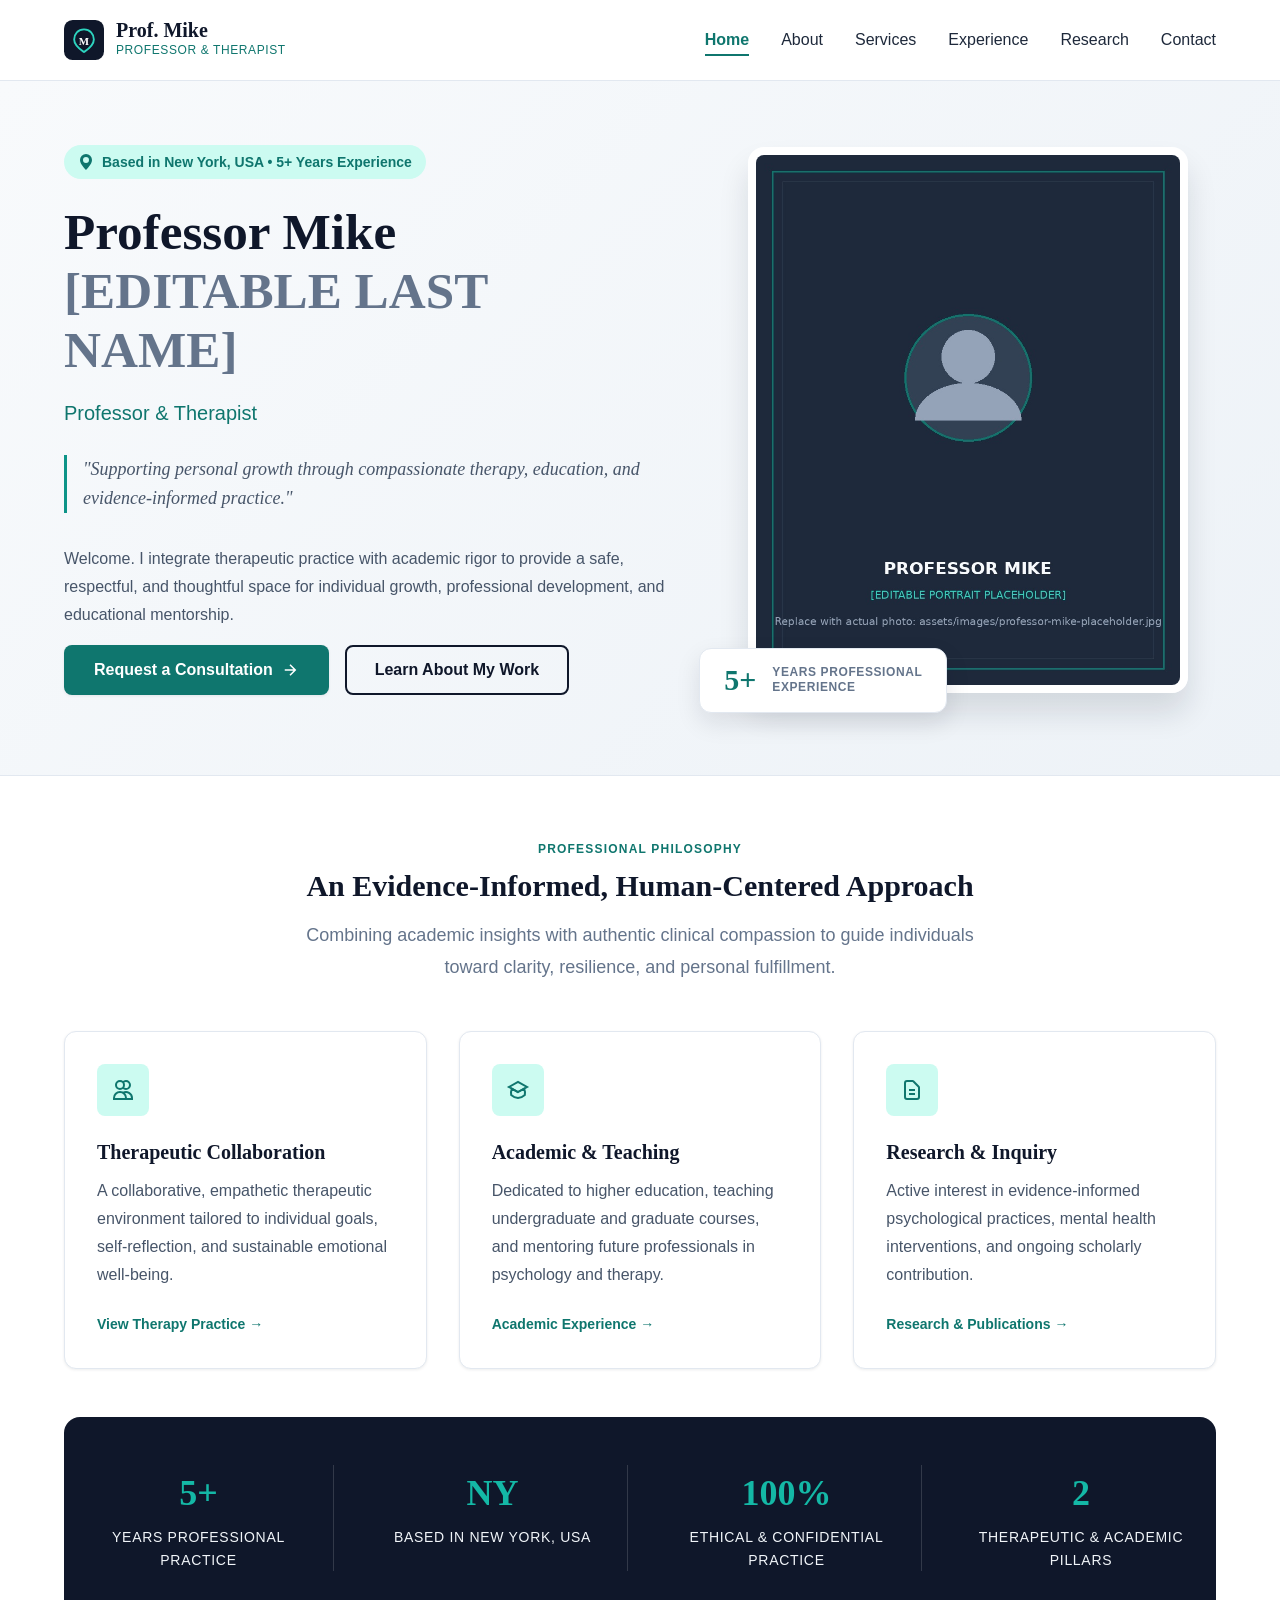
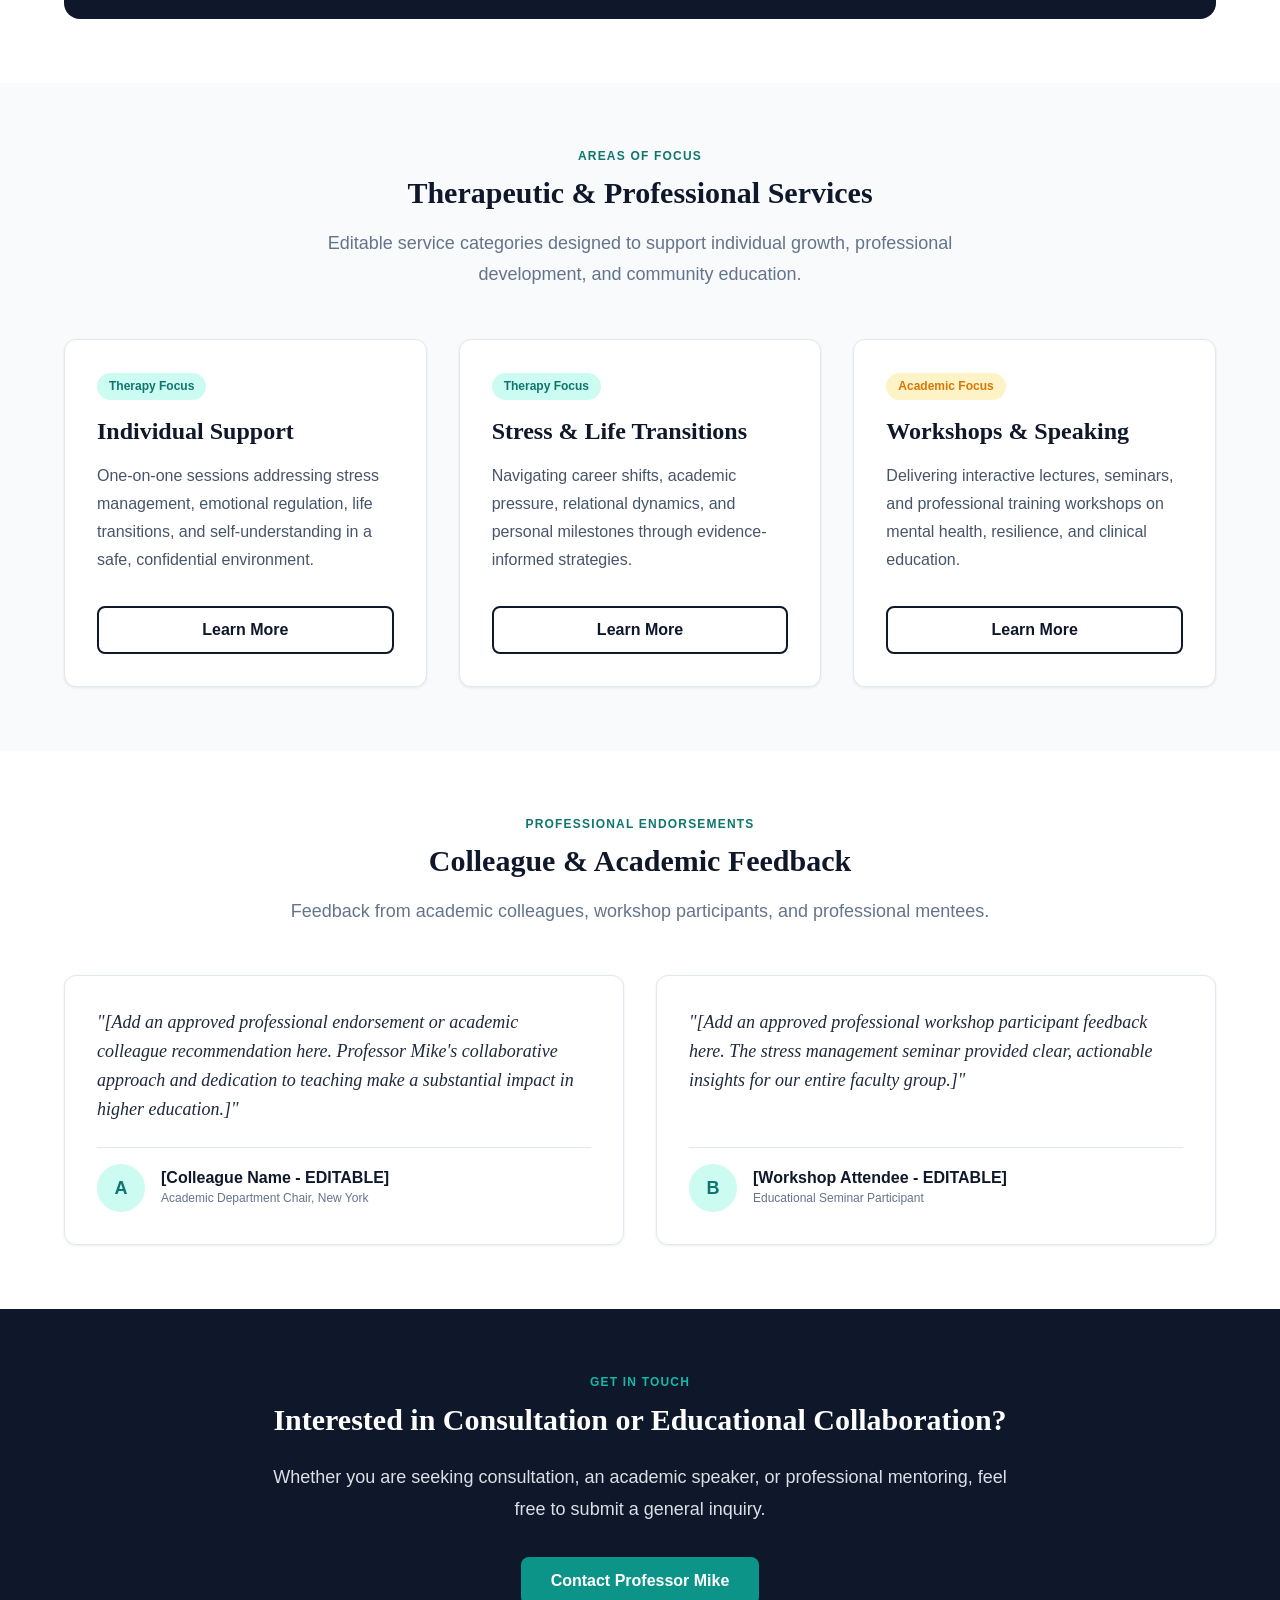
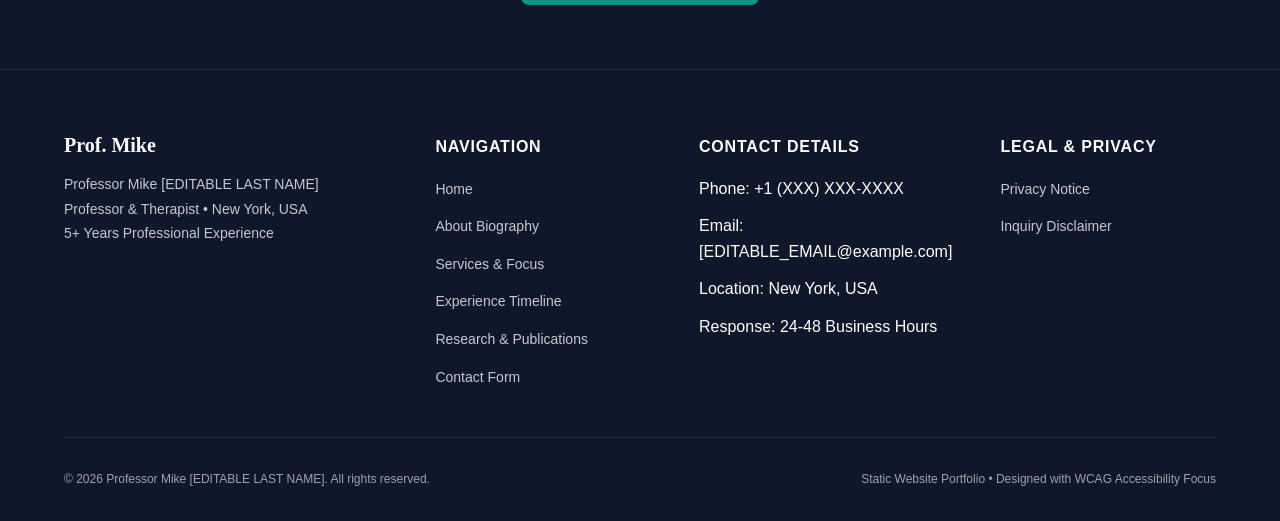
<file: index.html>
<!DOCTYPE html>
<html lang="en">
<head>
  <!--
    ==========================================================================
    PROFESSOR MIKE PORTFOLIO WEBSITE - INDEX.HTML (HOMEPAGE)

    EDITABLE NOTICE FOR WEBSITE OWNER:
    - Replace "Professor Mike [EDITABLE LAST NAME]" with your full name.
    - Replace placeholder text, phone numbers (+1 (XXX) XXX-XXXX), email addresses
      ([EDITABLE_EMAIL@example.com]), and Formspree ID.
    ==========================================================================
  -->
  <meta charset="UTF-8">
  <meta name="viewport" content="width=device-width, initial-scale=1.0">
  <title>Professor Mike [EDITABLE LAST NAME] | Professor & Therapist in New York</title>

  <!-- SEO Meta Tags -->
  <meta name="description" content="Portfolio and professional practice of Professor Mike, therapist and academic in New York, USA, offering evidence-informed therapy, mentoring, and educational workshops.">
  <meta name="author" content="Professor Mike [EDITABLE LAST NAME]">
  <link rel="canonical" href="https://example.com/index.html">

  <!-- Open Graph / Social Media -->
  <meta property="og:type" content="website">
  <meta property="og:title" content="Professor Mike [EDITABLE LAST NAME] | Professor & Therapist">
  <meta property="og:description" content="Supporting personal growth through compassionate therapy, education, and evidence-informed practice. Based in New York, USA.">
  <meta property="og:image" content="assets/images/professor-mike-placeholder.jpg">
  <meta property="og:url" content="https://example.com/index.html">

  <!-- Twitter / X Cards -->
  <meta name="twitter:card" content="summary_large_image">
  <meta name="twitter:title" content="Professor Mike [EDITABLE LAST NAME] | Professor & Therapist">
  <meta name="twitter:description" content="Supporting personal growth through compassionate therapy, education, and evidence-informed practice.">
  <meta name="twitter:image" content="assets/images/professor-mike-placeholder.jpg">

  <!-- Favicon -->
  <link rel="icon" href="assets/images/favicon.svg" type="image/svg+xml">

  <!-- Main Stylesheet -->
  <link rel="stylesheet" href="assets/css/style.css">
</head>
<body>

  <!-- Skip to Main Content Link for WCAG Accessibility -->
  <a href="#main-content" class="skip-link">Skip to main content</a>

  <!-- SITE HEADER / NAVIGATION -->
  <header class="site-header" id="site-header">
    <div class="container header-container">
      <a href="index.html" class="brand-logo" aria-label="Professor Mike Homepage">
        <svg xmlns="http://www.w3.org/2000/svg" viewBox="0 0 512 512" aria-hidden="true">
          <rect width="512" height="512" rx="110" fill="#0f172a" />
          <path d="M256 120 C180 120 130 180 130 250 C130 330 210 380 256 410 C302 380 382 330 382 250 C382 180 332 120 256 120 Z" fill="none" stroke="#2dd4bf" stroke-width="24" stroke-linecap="round" stroke-linejoin="round"/>
          <text x="256" y="275" font-family="Georgia, serif" font-size="140" font-weight="bold" fill="#ffffff" text-anchor="middle" dominant-baseline="central">M</text>
        </svg>
        <div>
          <div class="brand-title">Prof. Mike</div>
          <div class="brand-subtitle">Professor & Therapist</div>
        </div>
      </a>

      <!-- Mobile Navigation Hamburger Button -->
      <button class="mobile-nav-toggle" aria-expanded="false" aria-controls="primary-navigation" aria-label="Open navigation menu">
        <span></span>
      </button>

      <!-- Navigation Menu -->
      <nav id="primary-navigation" aria-label="Primary Navigation">
        <ul class="nav-menu">
          <li><a href="index.html" class="nav-link active" aria-current="page">Home</a></li>
          <li><a href="about.html" class="nav-link">About</a></li>
          <li><a href="services.html" class="nav-link">Services</a></li>
          <li><a href="experience.html" class="nav-link">Experience</a></li>
          <li><a href="research.html" class="nav-link">Research</a></li>
          <li><a href="contact.html" class="nav-link">Contact</a></li>
        </ul>
      </nav>
    </div>
  </header>

  <!-- MAIN CONTENT AREA -->
  <main id="main-content">

    <!-- HERO SECTION -->
    <section class="hero" aria-labelledby="hero-heading">
      <div class="container hero-grid">
        <div class="hero-content">
          <span class="hero-tag">
            <svg width="16" height="16" fill="currentColor" viewBox="0 0 16 16" aria-hidden="true">
              <path d="M8 16s6-5.686 6-10A6 6 0 0 0 2 6c0 4.314 6 10 6 10zm0-7a3 3 0 1 1 0-6 3 3 0 0 1 0 6z"/>
            </svg>
            Based in New York, USA &bull; 5+ Years Experience
          </span>
          <h1 id="hero-heading" class="hero-title">Professor Mike <span class="text-muted">[EDITABLE LAST NAME]</span></h1>
          <p class="hero-subtitle">Professor & Therapist</p>
          <blockquote class="hero-quote">
            "Supporting personal growth through compassionate therapy, education, and evidence-informed practice."
          </blockquote>
          <p>
            Welcome. I integrate therapeutic practice with academic rigor to provide a safe, respectful, and thoughtful space for individual growth, professional development, and educational mentorship.
          </p>
          <div class="hero-actions">
            <a href="contact.html" class="btn btn-primary">
              Request a Consultation
              <svg width="18" height="18" fill="none" stroke="currentColor" stroke-width="2" viewBox="0 0 24 24" aria-hidden="true">
                <path d="M5 12h14M12 5l7 7-7 7"/>
              </svg>
            </a>
            <a href="about.html" class="btn btn-secondary">Learn About My Work</a>
          </div>
        </div>

        <div class="hero-visual">
          <div class="hero-image-wrapper">
            <img src="assets/images/professor-mike-placeholder.jpg" alt="Portrait placeholder for Professor Mike" class="hero-image" width="800" height="1000">
          </div>
          <div class="hero-badge-floating">
            <div class="hero-badge-number">5+</div>
            <div class="hero-badge-text">Years Professional<br>Experience</div>
          </div>
        </div>
      </div>
    </section>

    <!-- CORE PHILOSOPHY & BRIEF ABOUT TEASER -->
    <section class="section section-alt" aria-labelledby="about-teaser-title">
      <div class="container">
        <div class="section-header">
          <span class="section-subtitle">Professional Philosophy</span>
          <h2 id="about-teaser-title" class="section-title">An Evidence-Informed, Human-Centered Approach</h2>
          <p class="section-description">
            Combining academic insights with authentic clinical compassion to guide individuals toward clarity, resilience, and personal fulfillment.
          </p>
        </div>

        <div class="grid-3">
          <div class="feature-card reveal-on-scroll">
            <div class="feature-icon" aria-hidden="true">
              <svg width="24" height="24" fill="none" stroke="currentColor" stroke-width="2" viewBox="0 0 24 24">
                <path d="M12 4.354a4 4 0 110 5.292M15 21H3v-1a6 6 0 0112 0v1zm0 0h6v-1a6 6 0 00-9-5.197M13 7a4 4 0 11-8 0 4 4 0 018 0z"/>
              </svg>
            </div>
            <h3 class="feature-title">Therapeutic Collaboration</h3>
            <p class="feature-desc">
              A collaborative, empathetic therapeutic environment tailored to individual goals, self-reflection, and sustainable emotional well-being.
            </p>
            <a href="services.html" class="feature-link">View Therapy Practice &rarr;</a>
          </div>

          <div class="feature-card reveal-on-scroll">
            <div class="feature-icon" aria-hidden="true">
              <svg width="24" height="24" fill="none" stroke="currentColor" stroke-width="2" viewBox="0 0 24 24">
                <path d="M12 14l9-5-9-5-9 5 9 5z"/>
                <path d="M12 14l6.16-3.422a12.083 12.083 0 01.665 6.479A11.952 11.952 0 0112 20.055a11.952 11.952 0 01-6.824-2.998 12.078 12.078 0 01.665-6.479L12 14z"/>
              </svg>
            </div>
            <h3 class="feature-title">Academic & Teaching</h3>
            <p class="feature-desc">
              Dedicated to higher education, teaching undergraduate and graduate courses, and mentoring future professionals in psychology and therapy.
            </p>
            <a href="experience.html" class="feature-link">Academic Experience &rarr;</a>
          </div>

          <div class="feature-card reveal-on-scroll">
            <div class="feature-icon" aria-hidden="true">
              <svg width="24" height="24" fill="none" stroke="currentColor" stroke-width="2" viewBox="0 0 24 24">
                <path d="M9 12h6m-6 4h6m2 5H7a2 2 0 01-2-2V5a2 2 0 012-2h5.586a1 1 0 01.707.293l5.414 5.414a1 1 0 01.293.707V19a2 2 0 01-2 2z"/>
              </svg>
            </div>
            <h3 class="feature-title">Research & Inquiry</h3>
            <p class="feature-desc">
              Active interest in evidence-informed psychological practices, mental health interventions, and ongoing scholarly contribution.
            </p>
            <a href="research.html" class="feature-link">Research & Publications &rarr;</a>
          </div>
        </div>

        <!-- QUICK FACTS BANNER -->
        <div class="quick-facts-banner reveal-on-scroll">
          <div class="quick-facts-grid">
            <div class="fact-item">
              <div class="fact-number">5+</div>
              <div class="fact-label">Years Professional Practice</div>
            </div>
            <div class="fact-item">
              <div class="fact-number">NY</div>
              <div class="fact-label">Based in New York, USA</div>
            </div>
            <div class="fact-item">
              <div class="fact-number">100%</div>
              <div class="fact-label">Ethical & Confidential Practice</div>
            </div>
            <div class="fact-item">
              <div class="fact-number">2</div>
              <div class="fact-label">Therapeutic & Academic Pillars</div>
            </div>
          </div>
        </div>

      </div>
    </section>

    <!-- SERVICES OVERVIEW -->
    <section class="section" aria-labelledby="services-teaser-title">
      <div class="container">
        <div class="section-header">
          <span class="section-subtitle">Areas of Focus</span>
          <h2 id="services-teaser-title" class="section-title">Therapeutic & Professional Services</h2>
          <p class="section-description">
            Editable service categories designed to support individual growth, professional development, and community education.
          </p>
        </div>

        <div class="grid-3">
          <div class="card reveal-on-scroll">
            <span class="badge">Therapy Focus</span>
            <h3 style="margin-top: 1rem;">Individual Support</h3>
            <p>One-on-one sessions addressing stress management, emotional regulation, life transitions, and self-understanding in a safe, confidential environment.</p>
            <a href="services.html" class="btn btn-secondary" style="margin-top: 1rem; width: 100%;">Learn More</a>
          </div>

          <div class="card reveal-on-scroll">
            <span class="badge">Therapy Focus</span>
            <h3 style="margin-top: 1rem;">Stress & Life Transitions</h3>
            <p>Navigating career shifts, academic pressure, relational dynamics, and personal milestones through evidence-informed strategies.</p>
            <a href="services.html" class="btn btn-secondary" style="margin-top: 1rem; width: 100%;">Learn More</a>
          </div>

          <div class="card reveal-on-scroll">
            <span class="badge badge-gold">Academic Focus</span>
            <h3 style="margin-top: 1rem;">Workshops & Speaking</h3>
            <p>Delivering interactive lectures, seminars, and professional training workshops on mental health, resilience, and clinical education.</p>
            <a href="services.html" class="btn btn-secondary" style="margin-top: 1rem; width: 100%;">Learn More</a>
          </div>
        </div>
      </div>
    </section>

    <!-- TESTIMONIALS PLACEHOLDER SECTION -->
    <!--
      HTML COMMENT FOR SITE OWNER:
      Testimonials are formatted as editable templates. Always ensure you have appropriate client/peer permission before uploading any real testimonial or professional recommendation.
    -->
    <section class="section section-alt" aria-labelledby="testimonials-heading">
      <div class="container">
        <div class="section-header">
          <span class="section-subtitle">Professional Endorsements</span>
          <h2 id="testimonials-heading" class="section-title">Colleague & Academic Feedback</h2>
          <p class="section-description">
            Feedback from academic colleagues, workshop participants, and professional mentees.
          </p>
        </div>

        <div class="grid-2">
          <div class="testimonial-card reveal-on-scroll">
            <blockquote class="testimonial-quote">
              "[Add an approved professional endorsement or academic colleague recommendation here. Professor Mike's collaborative approach and dedication to teaching make a substantial impact in higher education.]"
            </blockquote>
            <div class="testimonial-author">
              <div class="testimonial-avatar">A</div>
              <div class="testimonial-meta">
                <h4>[Colleague Name - EDITABLE]</h4>
                <p>Academic Department Chair, New York</p>
              </div>
            </div>
          </div>

          <div class="testimonial-card reveal-on-scroll">
            <blockquote class="testimonial-quote">
              "[Add an approved professional workshop participant feedback here. The stress management seminar provided clear, actionable insights for our entire faculty group.]"
            </blockquote>
            <div class="testimonial-author">
              <div class="testimonial-avatar">B</div>
              <div class="testimonial-meta">
                <h4>[Workshop Attendee - EDITABLE]</h4>
                <p>Educational Seminar Participant</p>
              </div>
            </div>
          </div>
        </div>
      </div>
    </section>

    <!-- CALL TO ACTION SECTION -->
    <section class="section" style="background-color: var(--color-primary-900); color: var(--color-surface-white);">
      <div class="container text-center" style="max-width: 800px;">
        <span class="section-subtitle" style="color: var(--color-teal-500);">Get In Touch</span>
        <h2 style="color: var(--color-surface-white); margin-bottom: 1.5rem;">Interested in Consultation or Educational Collaboration?</h2>
        <p style="color: var(--color-primary-100); opacity: 0.9; margin-bottom: 2rem; font-size: var(--font-size-lg);">
          Whether you are seeking consultation, an academic speaker, or professional mentoring, feel free to submit a general inquiry.
        </p>
        <a href="contact.html" class="btn btn-primary" style="background-color: var(--color-teal-600);">
          Contact Professor Mike
        </a>
      </div>
    </section>

  </main>

  <!-- FOOTER -->
  <footer class="site-footer">
    <div class="container">
      <div class="footer-grid">
        <div class="footer-brand">
          <a href="index.html" class="brand-logo" style="color: var(--color-surface-white);">
            <div class="brand-title" style="color: var(--color-surface-white);">Prof. Mike</div>
          </a>
          <p>
            Professor Mike [EDITABLE LAST NAME]<br>
            Professor & Therapist &bull; New York, USA<br>
            5+ Years Professional Experience
          </p>
        </div>

        <div>
          <div class="footer-heading">Navigation</div>
          <ul class="footer-links">
            <li><a href="index.html">Home</a></li>
            <li><a href="about.html">About Biography</a></li>
            <li><a href="services.html">Services & Focus</a></li>
            <li><a href="experience.html">Experience Timeline</a></li>
            <li><a href="research.html">Research & Publications</a></li>
            <li><a href="contact.html">Contact Form</a></li>
          </ul>
        </div>

        <div>
          <div class="footer-heading">Contact Details</div>
          <ul class="footer-links">
            <li>Phone: +1 (XXX) XXX-XXXX</li>
            <li>Email: [EDITABLE_EMAIL@example.com]</li>
            <li>Location: New York, USA</li>
            <li>Response: 24-48 Business Hours</li>
          </ul>
        </div>

        <div>
          <div class="footer-heading">Legal & Privacy</div>
          <ul class="footer-links">
            <li><a href="privacy.html">Privacy Notice</a></li>
            <li><a href="contact.html">Inquiry Disclaimer</a></li>
          </ul>
          <div class="social-links">
            <!-- Social media links hidden automatically by JS if URL unconfigured -->
            <a href="#" data-social="linkedin" class="social-icon-btn" aria-label="LinkedIn Profile">
              <svg width="18" height="18" fill="currentColor" viewBox="0 0 24 24"><path d="M19 0h-14c-2.761 0-5 2.239-5 5v14c0 2.761 2.239 5 5 5h14c2.762 0 5-2.239 5-5v-14c0-2.761-2.238-5-5-5zm-11 19h-3v-11h3v11zm-1.5-12.268c-.966 0-1.75-.79-1.75-1.764s.784-1.764 1.75-1.764 1.75.79 1.75 1.764-.783 1.764-1.75 1.764zm13.5 12.268h-3v-5.604c0-3.368-4-3.113-4 0v5.604h-3v-11h3v1.765c1.396-2.586 7-2.777 7 2.476v6.759z"/></svg>
            </a>
            <a href="#" data-social="twitter" class="social-icon-btn" aria-label="X / Twitter Profile">
              <svg width="18" height="18" fill="currentColor" viewBox="0 0 24 24"><path d="M18.244 2.25h3.308l-7.227 8.26 8.502 11.24H16.17l-5.214-6.817L4.99 21.75H1.68l7.73-8.835L1.254 2.25H8.08l4.713 6.231zm-1.161 17.52h1.833L7.084 4.126H5.117z"/></svg>
            </a>
          </div>
        </div>
      </div>

      <div class="footer-bottom">
        <div>
          &copy; <span class="current-year">2026</span> Professor Mike [EDITABLE LAST NAME]. All rights reserved.
        </div>
        <div>
          Static Website Portfolio &bull; Designed with WCAG Accessibility Focus
        </div>
      </div>
    </div>
  </footer>

  <!-- Back to top button -->
  <button class="back-to-top" aria-label="Back to top of page">
    <svg width="24" height="24" fill="none" stroke="currentColor" stroke-width="2.5" viewBox="0 0 24 24" aria-hidden="true">
      <path d="M5 15l7-7 7 7"/>
    </svg>
  </button>

  <!-- Main JavaScript File -->
  <script src="assets/js/main.js"></script>
</body>
</html>
</file>
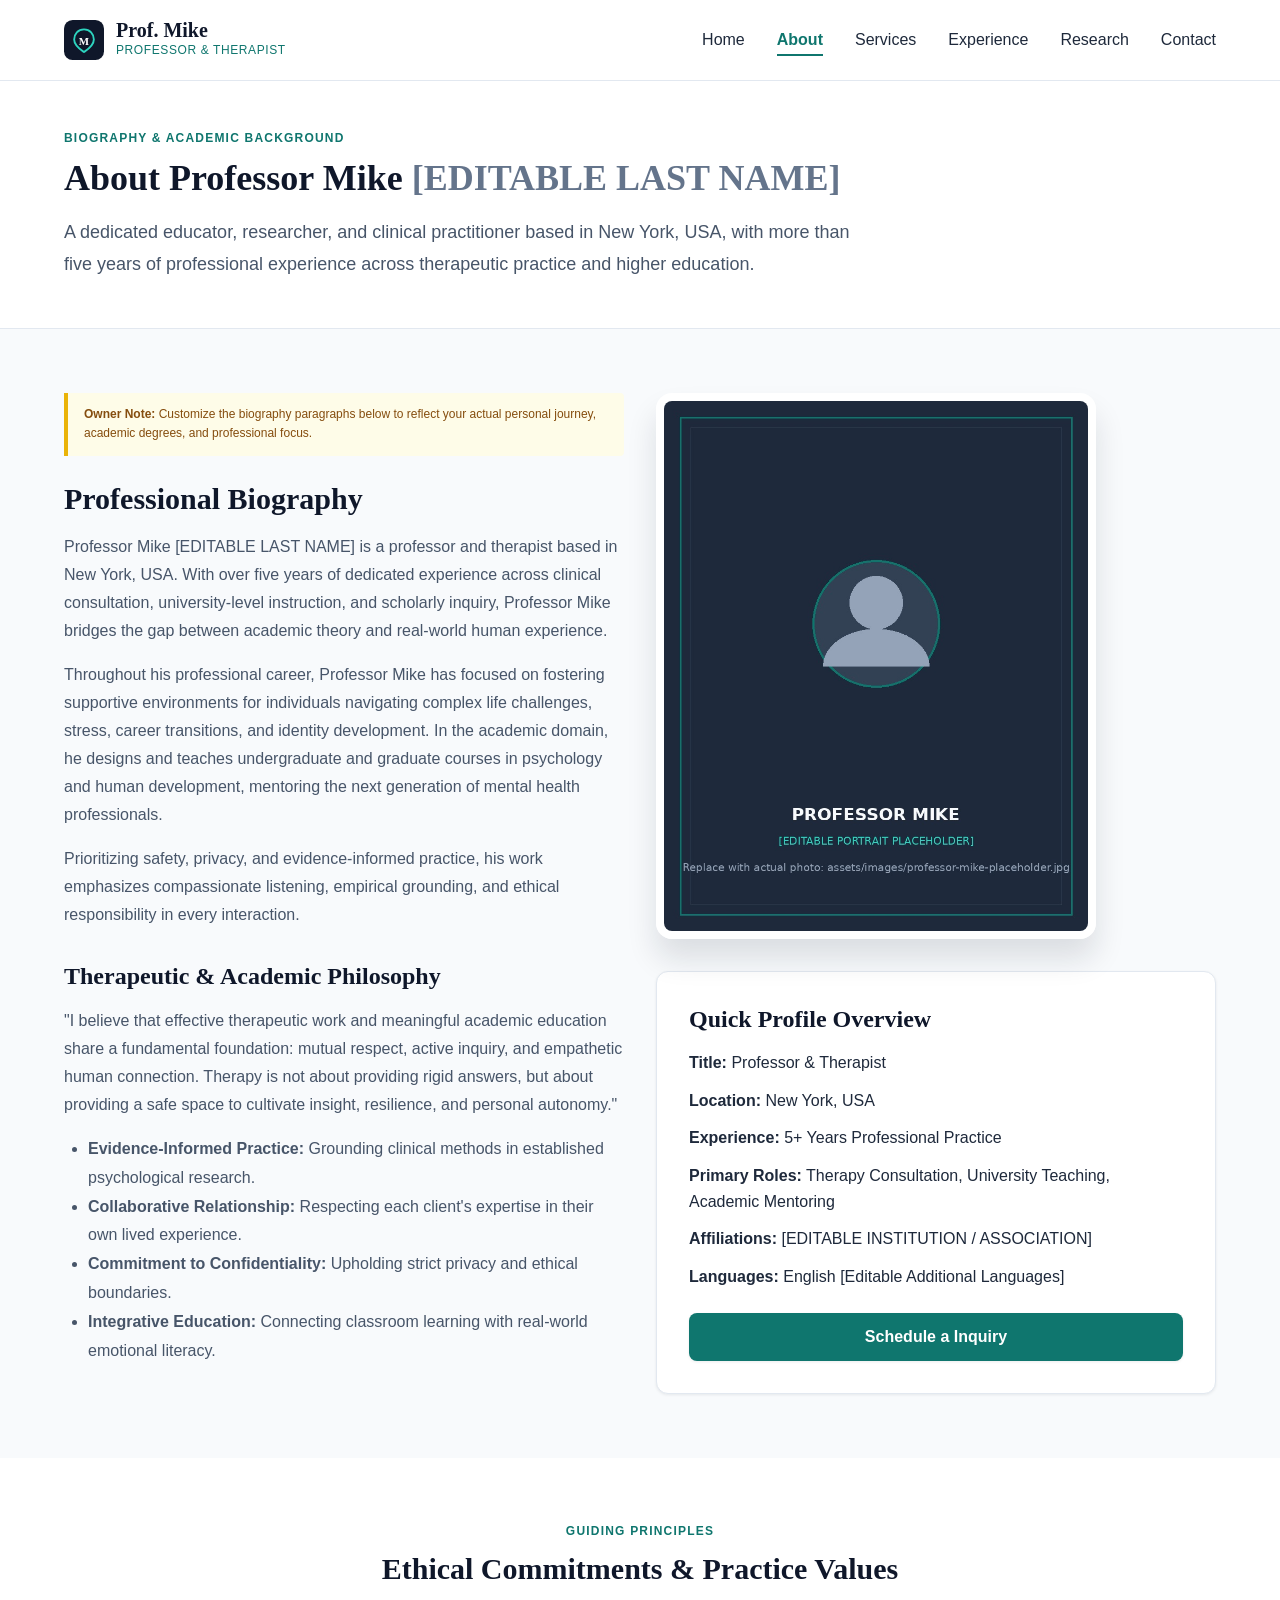
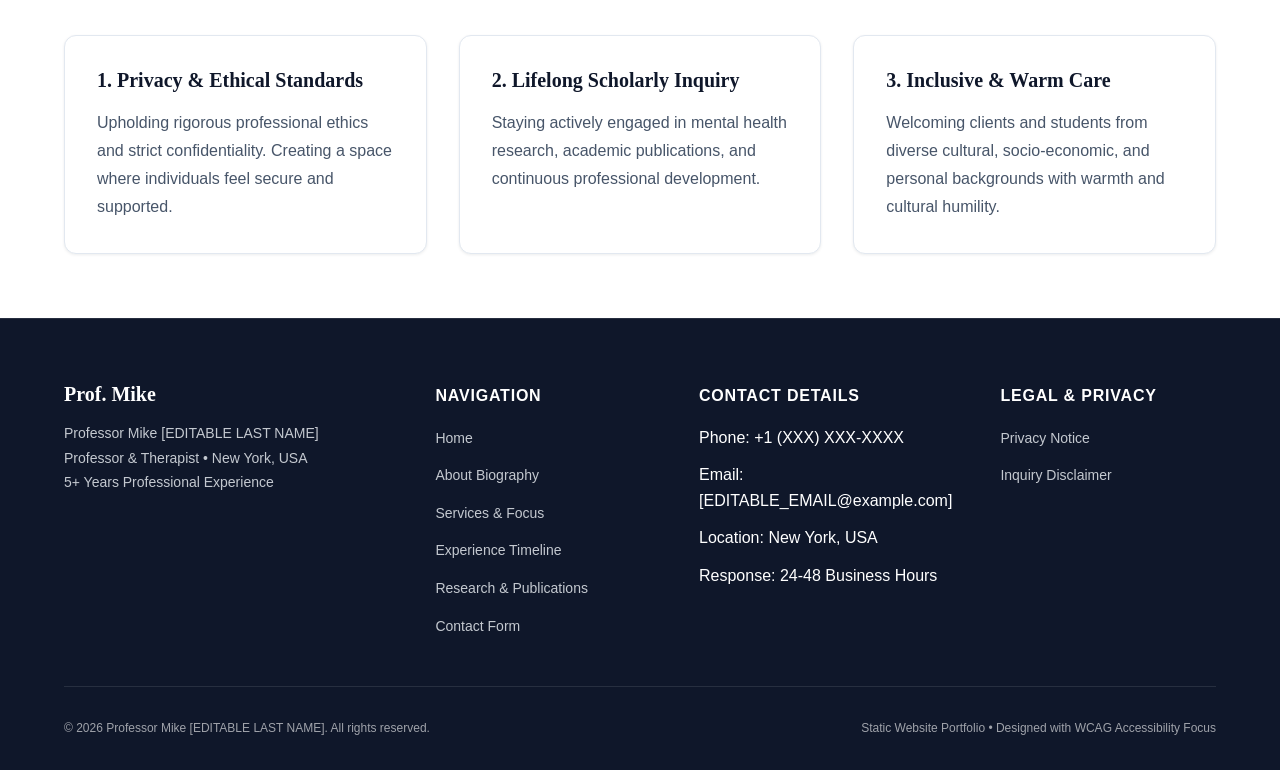
<file: about.html>
<!DOCTYPE html>
<html lang="en">
<head>
  <!--
    ==========================================================================
    PROFESSOR MIKE PORTFOLIO WEBSITE - ABOUT.HTML (BIOGRAPHY & PHILOSOPHY)

    EDITABLE NOTICE FOR WEBSITE OWNER:
    - Replace editable bio sections below with your personal narrative, education,
      and therapeutic approach.
    ==========================================================================
  -->
  <meta charset="UTF-8">
  <meta name="viewport" content="width=device-width, initial-scale=1.0">
  <title>About Professor Mike [EDITABLE LAST NAME] | Biography & Philosophy</title>

  <meta name="description" content="Learn about Professor Mike, a therapist and academic in New York, USA with over five years of professional experience across clinical practice and university education.">
  <meta name="author" content="Professor Mike [EDITABLE LAST NAME]">
  <link rel="canonical" href="https://example.com/about.html">

  <meta property="og:type" content="website">
  <meta property="og:title" content="About Professor Mike | Professor & Therapist in New York">
  <meta property="og:description" content="Explore the professional background, therapeutic philosophy, and teaching commitment of Professor Mike.">
  <meta property="og:image" content="assets/images/professor-mike-placeholder.jpg">

  <link rel="icon" href="assets/images/favicon.svg" type="image/svg+xml">
  <link rel="stylesheet" href="assets/css/style.css">
</head>
<body>

  <a href="#main-content" class="skip-link">Skip to main content</a>

  <!-- HEADER -->
  <header class="site-header" id="site-header">
    <div class="container header-container">
      <a href="index.html" class="brand-logo" aria-label="Professor Mike Homepage">
        <svg xmlns="http://www.w3.org/2000/svg" viewBox="0 0 512 512" aria-hidden="true">
          <rect width="512" height="512" rx="110" fill="#0f172a" />
          <path d="M256 120 C180 120 130 180 130 250 C130 330 210 380 256 410 C302 380 382 330 382 250 C382 180 332 120 256 120 Z" fill="none" stroke="#2dd4bf" stroke-width="24" stroke-linecap="round" stroke-linejoin="round"/>
          <text x="256" y="275" font-family="Georgia, serif" font-size="140" font-weight="bold" fill="#ffffff" text-anchor="middle" dominant-baseline="central">M</text>
        </svg>
        <div>
          <div class="brand-title">Prof. Mike</div>
          <div class="brand-subtitle">Professor & Therapist</div>
        </div>
      </a>

      <button class="mobile-nav-toggle" aria-expanded="false" aria-controls="primary-navigation" aria-label="Open navigation menu">
        <span></span>
      </button>

      <nav id="primary-navigation" aria-label="Primary Navigation">
        <ul class="nav-menu">
          <li><a href="index.html" class="nav-link">Home</a></li>
          <li><a href="about.html" class="nav-link active" aria-current="page">About</a></li>
          <li><a href="services.html" class="nav-link">Services</a></li>
          <li><a href="experience.html" class="nav-link">Experience</a></li>
          <li><a href="research.html" class="nav-link">Research</a></li>
          <li><a href="contact.html" class="nav-link">Contact</a></li>
        </ul>
      </nav>
    </div>
  </header>

  <!-- MAIN CONTENT -->
  <main id="main-content">

    <!-- PAGE HEADER -->
    <section class="section section-alt" style="border-bottom: 1px solid var(--color-border-subtle); padding-top: 3rem; padding-bottom: 3rem;">
      <div class="container">
        <span class="section-subtitle">Biography & Academic Background</span>
        <h1>About Professor Mike <span class="text-muted">[EDITABLE LAST NAME]</span></h1>
        <p class="lead" style="max-width: 800px;">
          A dedicated educator, researcher, and clinical practitioner based in New York, USA, with more than five years of professional experience across therapeutic practice and higher education.
        </p>
      </div>
    </section>

    <!-- DETAILED BIOGRAPHY -->
    <section class="section">
      <div class="container">
        <div class="grid-2" style="align-items: start;">
          <div>
            <div class="editable-note">
              <strong>Owner Note:</strong> Customize the biography paragraphs below to reflect your actual personal journey, academic degrees, and professional focus.
            </div>

            <h2>Professional Biography</h2>
            <p>
              Professor Mike [EDITABLE LAST NAME] is a professor and therapist based in New York, USA. With over five years of dedicated experience across clinical consultation, university-level instruction, and scholarly inquiry, Professor Mike bridges the gap between academic theory and real-world human experience.
            </p>
            <p>
              Throughout his professional career, Professor Mike has focused on fostering supportive environments for individuals navigating complex life challenges, stress, career transitions, and identity development. In the academic domain, he designs and teaches undergraduate and graduate courses in psychology and human development, mentoring the next generation of mental health professionals.
            </p>
            <p>
              Prioritizing safety, privacy, and evidence-informed practice, his work emphasizes compassionate listening, empirical grounding, and ethical responsibility in every interaction.
            </p>

            <h3 style="margin-top: 2rem;">Therapeutic & Academic Philosophy</h3>
            <p>
              "I believe that effective therapeutic work and meaningful academic education share a fundamental foundation: mutual respect, active inquiry, and empathetic human connection. Therapy is not about providing rigid answers, but about providing a safe space to cultivate insight, resilience, and personal autonomy."
            </p>

            <ul style="list-style: disc; padding-left: 1.5rem; margin-top: 1rem; color: var(--color-text-secondary); line-height: 1.8;">
              <li><strong>Evidence-Informed Practice:</strong> Grounding clinical methods in established psychological research.</li>
              <li><strong>Collaborative Relationship:</strong> Respecting each client's expertise in their own lived experience.</li>
              <li><strong>Commitment to Confidentiality:</strong> Upholding strict privacy and ethical boundaries.</li>
              <li><strong>Integrative Education:</strong> Connecting classroom learning with real-world emotional literacy.</li>
            </ul>
          </div>

          <div>
            <div class="hero-image-wrapper" style="margin-bottom: 2rem;">
              <img src="assets/images/professor-mike-placeholder.jpg" alt="Professor Mike editable portrait placeholder" class="hero-image" width="800" height="1000">
            </div>

            <div class="card" style="background-color: var(--color-surface-white);">
              <h3>Quick Profile Overview</h3>
              <ul style="display: flex; flex-direction: column; gap: 0.75rem; margin-top: 1rem;">
                <li><strong>Title:</strong> Professor & Therapist</li>
                <li><strong>Location:</strong> New York, USA</li>
                <li><strong>Experience:</strong> 5+ Years Professional Practice</li>
                <li><strong>Primary Roles:</strong> Therapy Consultation, University Teaching, Academic Mentoring</li>
                <li><strong>Affiliations:</strong> [EDITABLE INSTITUTION / ASSOCIATION]</li>
                <li><strong>Languages:</strong> English [Editable Additional Languages]</li>
              </ul>
              <a href="contact.html" class="btn btn-primary" style="margin-top: 1.5rem; width: 100%;">Schedule a Inquiry</a>
            </div>
          </div>
        </div>
      </div>
    </section>

    <!-- CORE VALUES SECTION -->
    <section class="section section-alt">
      <div class="container">
        <div class="section-header">
          <span class="section-subtitle">Guiding Principles</span>
          <h2>Ethical Commitments & Practice Values</h2>
        </div>

        <div class="grid-3">
          <div class="card">
            <h4>1. Privacy & Ethical Standards</h4>
            <p>Upholding rigorous professional ethics and strict confidentiality. Creating a space where individuals feel secure and supported.</p>
          </div>

          <div class="card">
            <h4>2. Lifelong Scholarly Inquiry</h4>
            <p>Staying actively engaged in mental health research, academic publications, and continuous professional development.</p>
          </div>

          <div class="card">
            <h4>3. Inclusive & Warm Care</h4>
            <p>Welcoming clients and students from diverse cultural, socio-economic, and personal backgrounds with warmth and cultural humility.</p>
          </div>
        </div>
      </div>
    </section>

  </main>

  <!-- FOOTER -->
  <footer class="site-footer">
    <div class="container">
      <div class="footer-grid">
        <div class="footer-brand">
          <a href="index.html" class="brand-logo" style="color: var(--color-surface-white);">
            <div class="brand-title" style="color: var(--color-surface-white);">Prof. Mike</div>
          </a>
          <p>
            Professor Mike [EDITABLE LAST NAME]<br>
            Professor & Therapist &bull; New York, USA<br>
            5+ Years Professional Experience
          </p>
        </div>

        <div>
          <div class="footer-heading">Navigation</div>
          <ul class="footer-links">
            <li><a href="index.html">Home</a></li>
            <li><a href="about.html">About Biography</a></li>
            <li><a href="services.html">Services & Focus</a></li>
            <li><a href="experience.html">Experience Timeline</a></li>
            <li><a href="research.html">Research & Publications</a></li>
            <li><a href="contact.html">Contact Form</a></li>
          </ul>
        </div>

        <div>
          <div class="footer-heading">Contact Details</div>
          <ul class="footer-links">
            <li>Phone: +1 (XXX) XXX-XXXX</li>
            <li>Email: [EDITABLE_EMAIL@example.com]</li>
            <li>Location: New York, USA</li>
            <li>Response: 24-48 Business Hours</li>
          </ul>
        </div>

        <div>
          <div class="footer-heading">Legal & Privacy</div>
          <ul class="footer-links">
            <li><a href="privacy.html">Privacy Notice</a></li>
            <li><a href="contact.html">Inquiry Disclaimer</a></li>
          </ul>
        </div>
      </div>

      <div class="footer-bottom">
        <div>&copy; <span class="current-year">2026</span> Professor Mike [EDITABLE LAST NAME]. All rights reserved.</div>
        <div>Static Website Portfolio &bull; Designed with WCAG Accessibility Focus</div>
      </div>
    </div>
  </footer>

  <button class="back-to-top" aria-label="Back to top of page">
    <svg width="24" height="24" fill="none" stroke="currentColor" stroke-width="2.5" viewBox="0 0 24 24"><path d="M5 15l7-7 7 7"/></svg>
  </button>

  <script src="assets/js/main.js"></script>
</body>
</html>
</file>
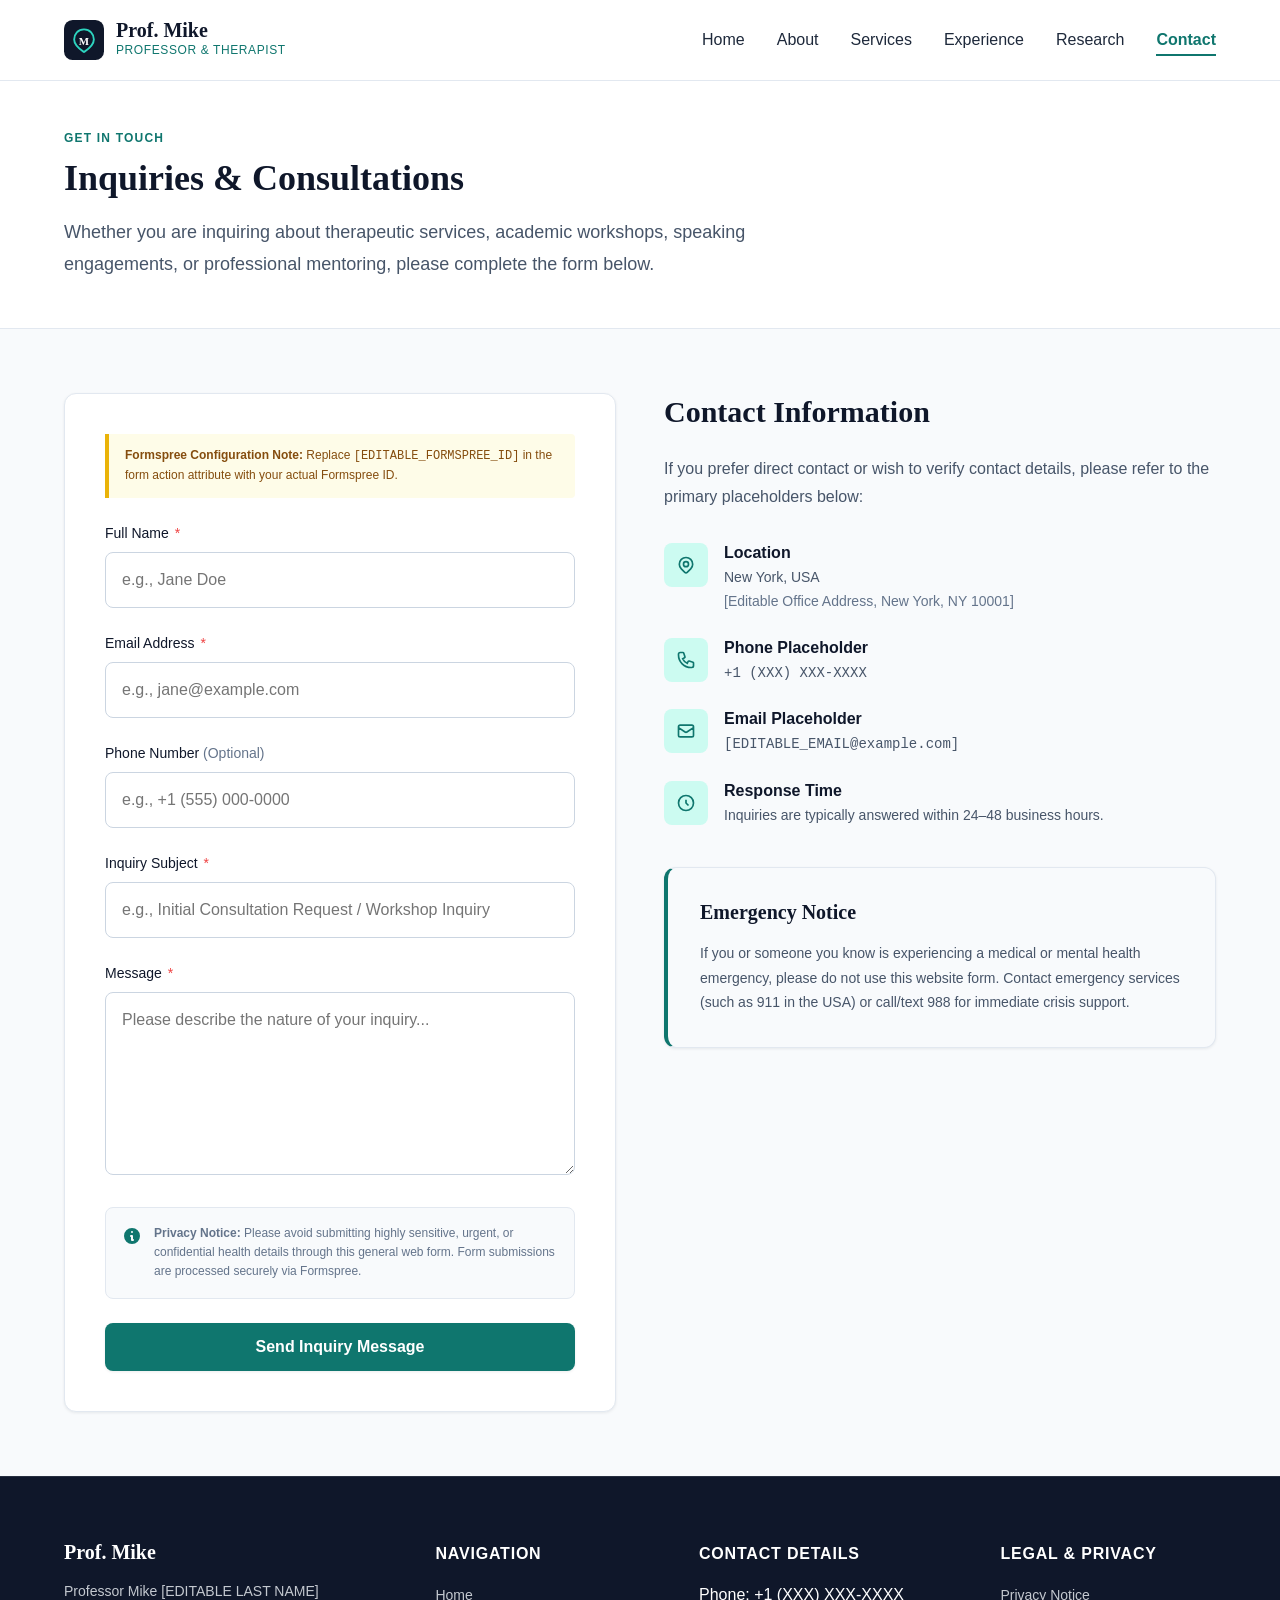
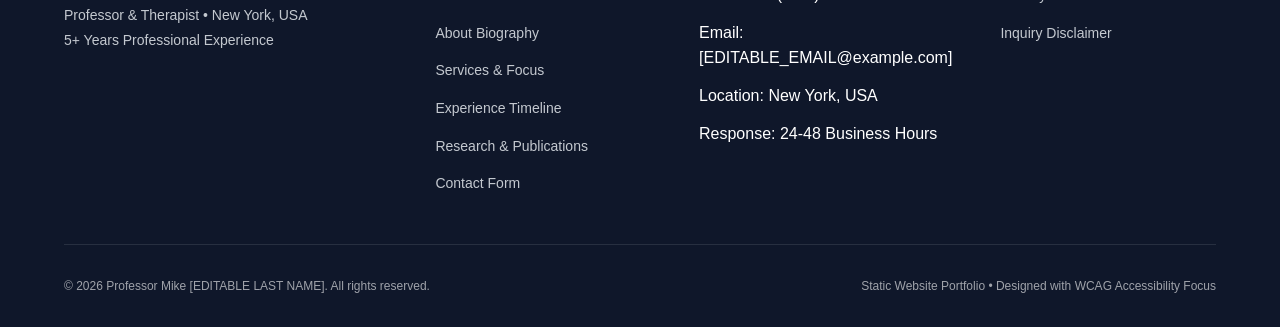
<file: contact.html>
<!DOCTYPE html>
<html lang="en">
<head>
  <!--
    ==========================================================================
    PROFESSOR MIKE PORTFOLIO WEBSITE - CONTACT.HTML

    FORMSPREE ENDPOINT INSTRUCTION FOR WEBSITE OWNER:
    - Replace https://formspree.io/f/[EDITABLE_FORMSPREE_ID] with your actual Formspree
      form endpoint URL in the form action attribute below.
    ==========================================================================
  -->
  <meta charset="UTF-8">
  <meta name="viewport" content="width=device-width, initial-scale=1.0">
  <title>Contact & Consultations | Professor Mike [EDITABLE LAST NAME]</title>

  <meta name="description" content="Contact Professor Mike, therapist and academic based in New York, USA. Submit an inquiry for consultation, speaking engagements, or academic collaboration.">
  <meta name="author" content="Professor Mike [EDITABLE LAST NAME]">
  <link rel="canonical" href="https://example.com/contact.html">

  <meta property="og:type" content="website">
  <meta property="og:title" content="Contact Professor Mike | Professor & Therapist in New York">
  <meta property="og:description" content="Get in touch for consultation requests, educational workshops, or professional inquiries.">
  <meta property="og:image" content="assets/images/professor-mike-placeholder.jpg">

  <link rel="icon" href="assets/images/favicon.svg" type="image/svg+xml">
  <link rel="stylesheet" href="assets/css/style.css">
</head>
<body>

  <a href="#main-content" class="skip-link">Skip to main content</a>

  <!-- HEADER -->
  <header class="site-header" id="site-header">
    <div class="container header-container">
      <a href="index.html" class="brand-logo" aria-label="Professor Mike Homepage">
        <svg xmlns="http://www.w3.org/2000/svg" viewBox="0 0 512 512" aria-hidden="true">
          <rect width="512" height="512" rx="110" fill="#0f172a" />
          <path d="M256 120 C180 120 130 180 130 250 C130 330 210 380 256 410 C302 380 382 330 382 250 C382 180 332 120 256 120 Z" fill="none" stroke="#2dd4bf" stroke-width="24" stroke-linecap="round" stroke-linejoin="round"/>
          <text x="256" y="275" font-family="Georgia, serif" font-size="140" font-weight="bold" fill="#ffffff" text-anchor="middle" dominant-baseline="central">M</text>
        </svg>
        <div>
          <div class="brand-title">Prof. Mike</div>
          <div class="brand-subtitle">Professor & Therapist</div>
        </div>
      </a>

      <button class="mobile-nav-toggle" aria-expanded="false" aria-controls="primary-navigation" aria-label="Open navigation menu">
        <span></span>
      </button>

      <nav id="primary-navigation" aria-label="Primary Navigation">
        <ul class="nav-menu">
          <li><a href="index.html" class="nav-link">Home</a></li>
          <li><a href="about.html" class="nav-link">About</a></li>
          <li><a href="services.html" class="nav-link">Services</a></li>
          <li><a href="experience.html" class="nav-link">Experience</a></li>
          <li><a href="research.html" class="nav-link">Research</a></li>
          <li><a href="contact.html" class="nav-link active" aria-current="page">Contact</a></li>
        </ul>
      </nav>
    </div>
  </header>

  <!-- MAIN CONTENT -->
  <main id="main-content">

    <!-- PAGE HEADER -->
    <section class="section section-alt" style="border-bottom: 1px solid var(--color-border-subtle); padding-top: 3rem; padding-bottom: 3rem;">
      <div class="container">
        <span class="section-subtitle">Get In Touch</span>
        <h1>Inquiries & Consultations</h1>
        <p class="lead" style="max-width: 800px;">
          Whether you are inquiring about therapeutic services, academic workshops, speaking engagements, or professional mentoring, please complete the form below.
        </p>
      </div>
    </section>

    <!-- CONTACT FORM & INFO SECTION -->
    <section class="section">
      <div class="container">

        <div class="grid-2" style="align-items: start; gap: 3rem;">

          <!-- CONTACT FORM CONTAINER -->
          <div class="card" style="padding: 2.5rem;">

            <div class="editable-note">
              <strong>Formspree Configuration Note:</strong> Replace <code>[EDITABLE_FORMSPREE_ID]</code> in the form action attribute with your actual Formspree ID.
            </div>

            <div id="form-status" class="form-status" role="alert" aria-live="polite"></div>

            <!-- FORMSPREE CONTACT FORM -->
            <form action="https://formspree.io/f/xeaovgyy" method="POST" id="contact-form" novalidate>
              <input type="hidden" name="_subject" value="New Website Inquiry for Professor Mike">

              <div class="form-group">
                <label for="name" class="form-label">Full Name <span class="required">*</span></label>
                <input type="text" id="name" name="name" class="form-control" placeholder="e.g., Jane Doe" required aria-required="true">
                <span class="form-error">Please enter your name.</span>
              </div>

              <div class="form-group">
                <label for="email" class="form-label">Email Address <span class="required">*</span></label>
                <input type="email" id="email" name="email" class="form-control" placeholder="e.g., jane@example.com" required aria-required="true">
                <span class="form-error">Please enter a valid email address.</span>
              </div>

              <div class="form-group">
                <label for="phone" class="form-label">Phone Number <span class="text-muted">(Optional)</span></label>
                <input type="tel" id="phone" name="phone" class="form-control" placeholder="e.g., +1 (555) 000-0000">
              </div>

              <div class="form-group">
                <label for="subject" class="form-label">Inquiry Subject <span class="required">*</span></label>
                <input type="text" id="subject" name="subject" class="form-control" placeholder="e.g., Initial Consultation Request / Workshop Inquiry" required aria-required="true">
                <span class="form-error">Please enter a subject.</span>
              </div>

              <div class="form-group">
                <label for="message" class="form-label">Message <span class="required">*</span></label>
                <textarea id="message" name="message" rows="6" class="form-control" placeholder="Please describe the nature of your inquiry..." required aria-required="true"></textarea>
                <span class="form-error">Please enter your message.</span>
              </div>

              <!-- PRIVACY & SENSITIVE INFORMATION DISCLAIMER -->
              <div class="privacy-notice-box">
                <svg fill="currentColor" viewBox="0 0 20 20" aria-hidden="true">
                  <path fill-rule="evenodd" d="M18 10a8 8 0 11-16 0 8 8 0 0116 0zm-7-4a1 1 0 11-2 0 1 1 0 012 0zM9 9a1 1 0 000 2v3a1 1 0 001 1h1a1 1 0 100-2v-3a1 1 0 00-1-1H9z" clip-rule="evenodd"/>
                </svg>
                <div>
                  <strong>Privacy Notice:</strong> Please avoid submitting highly sensitive, urgent, or confidential health details through this general web form. Form submissions are processed securely via Formspree.
                </div>
              </div>

              <button type="submit" class="btn btn-primary" style="width: 100%;">
                Send Inquiry Message
              </button>
            </form>

          </div>

          <!-- DIRECT CONTACT INFO & OFFICE DETAILS -->
          <div>
            <h2 style="margin-bottom: 1.5rem;">Contact Information</h2>
            <p style="margin-bottom: 2rem;">
              If you prefer direct contact or wish to verify contact details, please refer to the primary placeholders below:
            </p>

            <div class="contact-info-list">
              <div class="contact-info-item">
                <div class="contact-info-icon" aria-hidden="true">
                  <svg width="20" height="20" fill="none" stroke="currentColor" stroke-width="2" viewBox="0 0 24 24"><path d="M17.657 16.657L13.414 20.9a1.998 1.998 0 01-2.827 0l-4.244-4.243a8 8 0 1111.314 0z"/><path d="M15 11a3 3 0 11-6 0 3 3 0 016 0z"/></svg>
                </div>
                <div class="contact-info-text">
                  <h4>Location</h4>
                  <p>New York, USA <br><span class="text-muted">[Editable Office Address, New York, NY 10001]</span></p>
                </div>
              </div>

              <div class="contact-info-item">
                <div class="contact-info-icon" aria-hidden="true">
                  <svg width="20" height="20" fill="none" stroke="currentColor" stroke-width="2" viewBox="0 0 24 24"><path d="M3 5a2 2 0 012-2h3.28a1 1 0 01.948.684l1.498 4.493a1 1 0 01-.502 1.21l-2.257 1.13a11.042 11.042 0 005.516 5.516l1.13-2.257a1 1 0 011.21-.502l4.493 1.498a1 1 0 01.684.949V19a2 2 0 01-2 2h-1C9.716 21 3 14.284 3 6V5z"/></svg>
                </div>
                <div class="contact-info-text">
                  <h4>Phone Placeholder</h4>
                  <p><code>+1 (XXX) XXX-XXXX</code></p>
                </div>
              </div>

              <div class="contact-info-item">
                <div class="contact-info-icon" aria-hidden="true">
                  <svg width="20" height="20" fill="none" stroke="currentColor" stroke-width="2" viewBox="0 0 24 24"><path d="M3 8l7.89 5.26a2 2 0 002.22 0L21 8M5 19h14a2 2 0 002-2V7a2 2 0 00-2-2H5a2 2 0 00-2 2v10a2 2 0 002 2z"/></svg>
                </div>
                <div class="contact-info-text">
                  <h4>Email Placeholder</h4>
                  <p><code>[EDITABLE_EMAIL@example.com]</code></p>
                </div>
              </div>

              <div class="contact-info-item">
                <div class="contact-info-icon" aria-hidden="true">
                  <svg width="20" height="20" fill="none" stroke="currentColor" stroke-width="2" viewBox="0 0 24 24"><path d="M12 8v4l3 3m6-3a9 9 0 11-18 0 9 9 0 0118 0z"/></svg>
                </div>
                <div class="contact-info-text">
                  <h4>Response Time</h4>
                  <p>Inquiries are typically answered within 24&ndash;48 business hours.</p>
                </div>
              </div>
            </div>

            <!-- EMERGENCY NOTICE -->
            <div class="card" style="margin-top: 2.5rem; background-color: var(--color-primary-50); border-left: 4px solid var(--color-teal-700);">
              <h4>Emergency Notice</h4>
              <p style="font-size: var(--font-size-sm); margin-bottom: 0;">
                If you or someone you know is experiencing a medical or mental health emergency, please do not use this website form. Contact emergency services (such as 911 in the USA) or call/text 988 for immediate crisis support.
              </p>
            </div>

          </div>

        </div>

      </div>
    </section>

  </main>

  <!-- FOOTER -->
  <footer class="site-footer">
    <div class="container">
      <div class="footer-grid">
        <div class="footer-brand">
          <a href="index.html" class="brand-logo" style="color: var(--color-surface-white);">
            <div class="brand-title" style="color: var(--color-surface-white);">Prof. Mike</div>
          </a>
          <p>
            Professor Mike [EDITABLE LAST NAME]<br>
            Professor & Therapist &bull; New York, USA<br>
            5+ Years Professional Experience
          </p>
        </div>

        <div>
          <div class="footer-heading">Navigation</div>
          <ul class="footer-links">
            <li><a href="index.html">Home</a></li>
            <li><a href="about.html">About Biography</a></li>
            <li><a href="services.html">Services & Focus</a></li>
            <li><a href="experience.html">Experience Timeline</a></li>
            <li><a href="research.html">Research & Publications</a></li>
            <li><a href="contact.html">Contact Form</a></li>
          </ul>
        </div>

        <div>
          <div class="footer-heading">Contact Details</div>
          <ul class="footer-links">
            <li>Phone: +1 (XXX) XXX-XXXX</li>
            <li>Email: [EDITABLE_EMAIL@example.com]</li>
            <li>Location: New York, USA</li>
            <li>Response: 24-48 Business Hours</li>
          </ul>
        </div>

        <div>
          <div class="footer-heading">Legal & Privacy</div>
          <ul class="footer-links">
            <li><a href="privacy.html">Privacy Notice</a></li>
            <li><a href="contact.html">Inquiry Disclaimer</a></li>
          </ul>
        </div>
      </div>

      <div class="footer-bottom">
        <div>&copy; <span class="current-year">2026</span> Professor Mike [EDITABLE LAST NAME]. All rights reserved.</div>
        <div>Static Website Portfolio &bull; Designed with WCAG Accessibility Focus</div>
      </div>
    </div>
  </footer>

  <button class="back-to-top" aria-label="Back to top of page">
    <svg width="24" height="24" fill="none" stroke="currentColor" stroke-width="2.5" viewBox="0 0 24 24"><path d="M5 15l7-7 7 7"/></svg>
  </button>

  <script src="assets/js/main.js"></script>
</body>
</html>
</file>
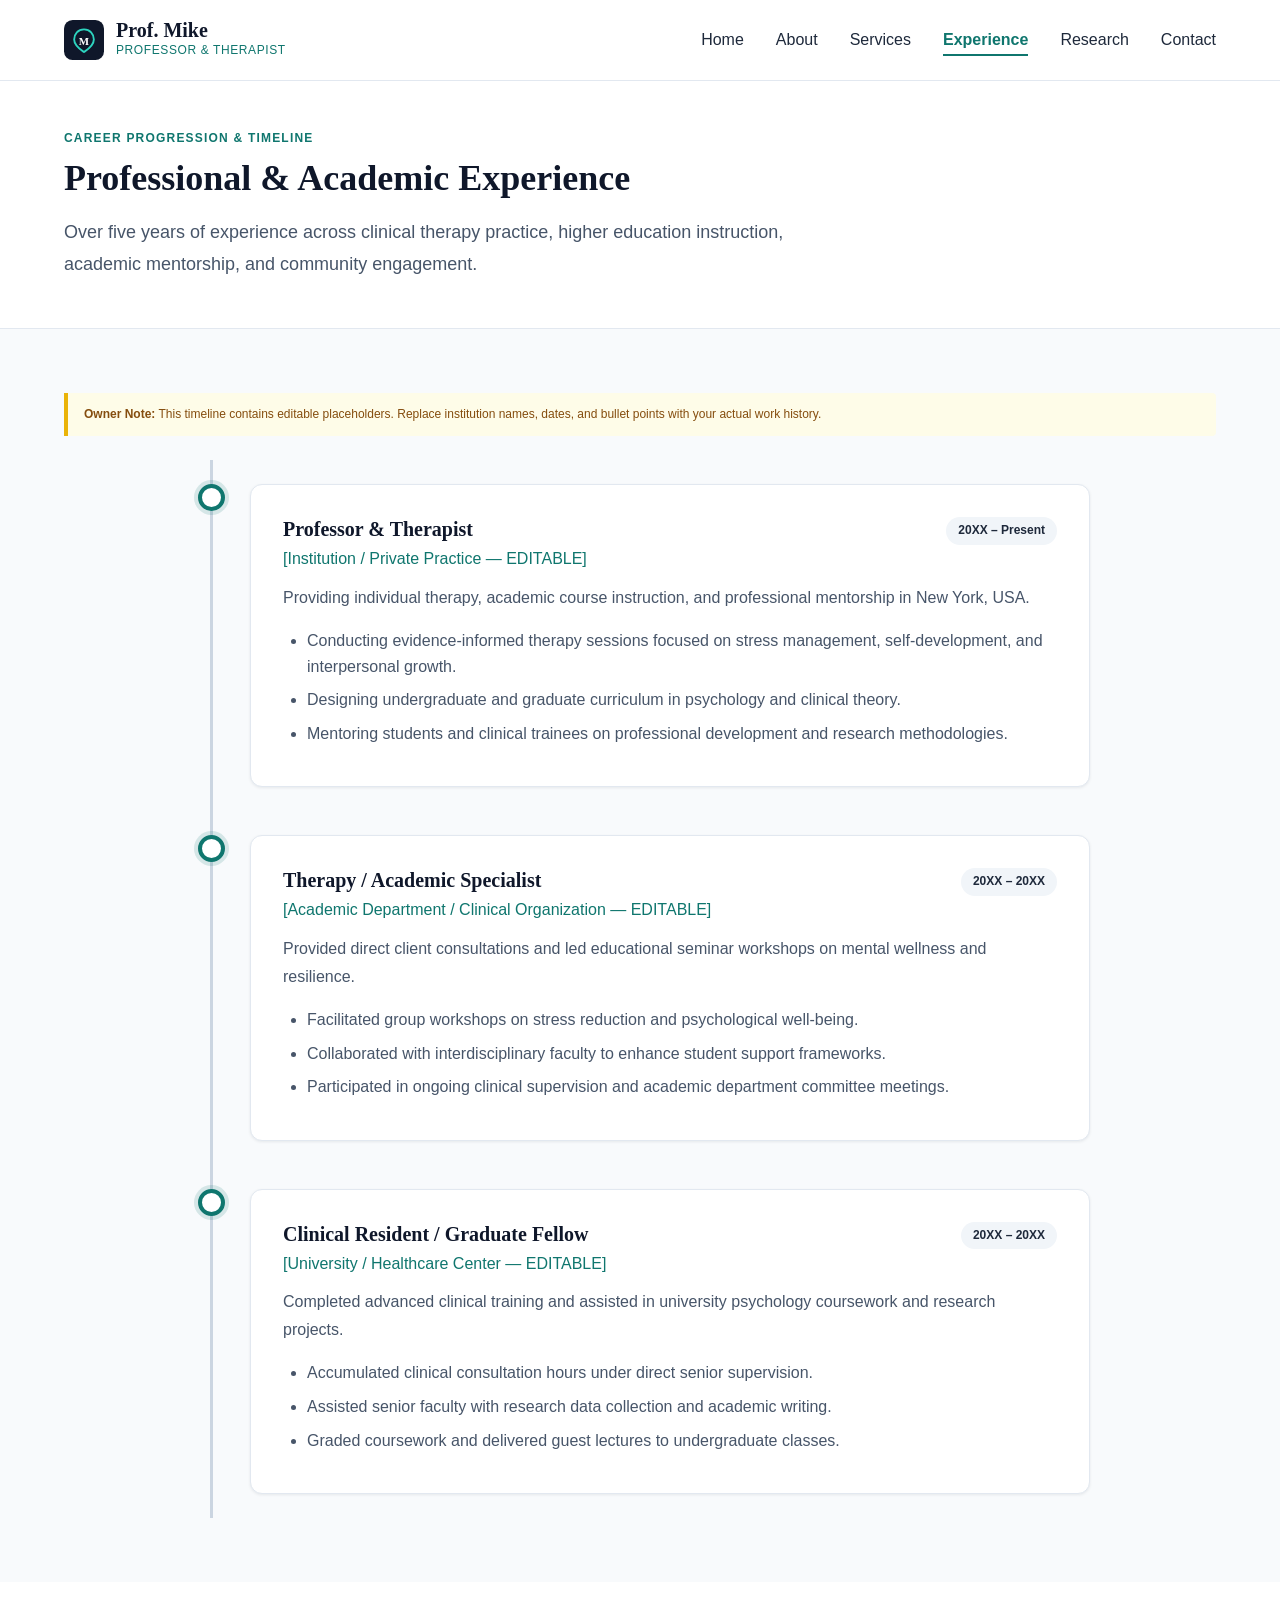
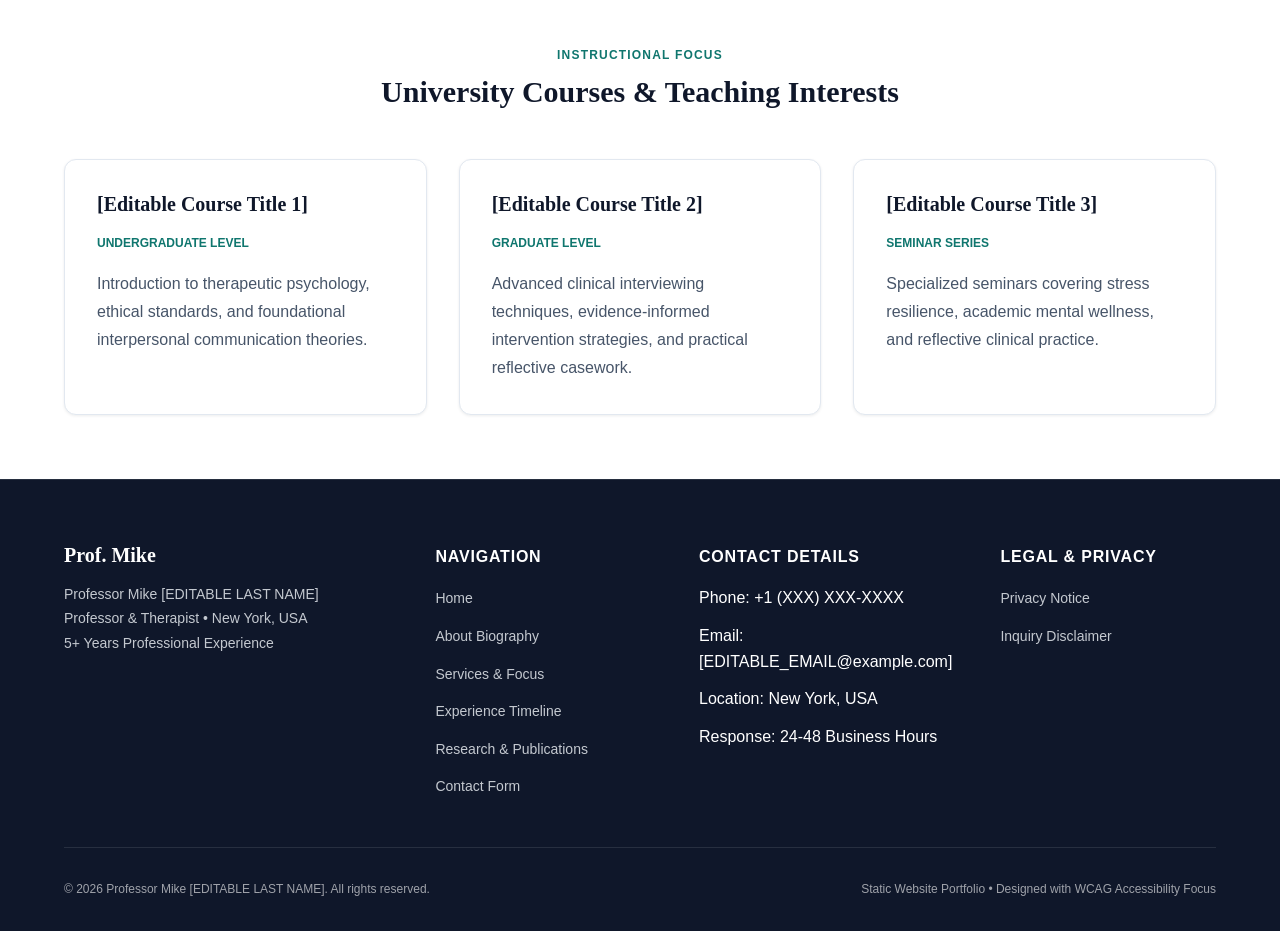
<file: experience.html>
<!DOCTYPE html>
<html lang="en">
<head>
  <!--
    ==========================================================================
    PROFESSOR MIKE PORTFOLIO WEBSITE - EXPERIENCE.HTML

    EDITABLE NOTICE FOR WEBSITE OWNER:
    - Replace 20XX placeholders with your actual employment timeline, academic
      positions, and clinical practice roles.
    ==========================================================================
  -->
  <meta charset="UTF-8">
  <meta name="viewport" content="width=device-width, initial-scale=1.0">
  <title>Professional Experience & Academic Timeline | Professor Mike [EDITABLE LAST NAME]</title>

  <meta name="description" content="View the professional timeline and career experience of Professor Mike, including clinical practice, university teaching positions, and academic mentorship in New York, USA.">
  <meta name="author" content="Professor Mike [EDITABLE LAST NAME]">
  <link rel="canonical" href="https://example.com/experience.html">

  <meta property="og:type" content="website">
  <meta property="og:title" content="Experience & Background | Professor Mike">
  <meta property="og:description" content="Explore Professor Mike's 5+ years of professional background in therapeutic practice, academic instruction, and professional development.">
  <meta property="og:image" content="assets/images/professor-mike-placeholder.jpg">

  <link rel="icon" href="assets/images/favicon.svg" type="image/svg+xml">
  <link rel="stylesheet" href="assets/css/style.css">
</head>
<body>

  <a href="#main-content" class="skip-link">Skip to main content</a>

  <!-- HEADER -->
  <header class="site-header" id="site-header">
    <div class="container header-container">
      <a href="index.html" class="brand-logo" aria-label="Professor Mike Homepage">
        <svg xmlns="http://www.w3.org/2000/svg" viewBox="0 0 512 512" aria-hidden="true">
          <rect width="512" height="512" rx="110" fill="#0f172a" />
          <path d="M256 120 C180 120 130 180 130 250 C130 330 210 380 256 410 C302 380 382 330 382 250 C382 180 332 120 256 120 Z" fill="none" stroke="#2dd4bf" stroke-width="24" stroke-linecap="round" stroke-linejoin="round"/>
          <text x="256" y="275" font-family="Georgia, serif" font-size="140" font-weight="bold" fill="#ffffff" text-anchor="middle" dominant-baseline="central">M</text>
        </svg>
        <div>
          <div class="brand-title">Prof. Mike</div>
          <div class="brand-subtitle">Professor & Therapist</div>
        </div>
      </a>

      <button class="mobile-nav-toggle" aria-expanded="false" aria-controls="primary-navigation" aria-label="Open navigation menu">
        <span></span>
      </button>

      <nav id="primary-navigation" aria-label="Primary Navigation">
        <ul class="nav-menu">
          <li><a href="index.html" class="nav-link">Home</a></li>
          <li><a href="about.html" class="nav-link">About</a></li>
          <li><a href="services.html" class="nav-link">Services</a></li>
          <li><a href="experience.html" class="nav-link active" aria-current="page">Experience</a></li>
          <li><a href="research.html" class="nav-link">Research</a></li>
          <li><a href="contact.html" class="nav-link">Contact</a></li>
        </ul>
      </nav>
    </div>
  </header>

  <!-- MAIN CONTENT -->
  <main id="main-content">

    <!-- PAGE HEADER -->
    <section class="section section-alt" style="border-bottom: 1px solid var(--color-border-subtle); padding-top: 3rem; padding-bottom: 3rem;">
      <div class="container">
        <span class="section-subtitle">Career Progression & Timeline</span>
        <h1>Professional & Academic Experience</h1>
        <p class="lead" style="max-width: 800px;">
          Over five years of experience across clinical therapy practice, higher education instruction, academic mentorship, and community engagement.
        </p>
      </div>
    </section>

    <!-- TIMELINE SECTION -->
    <section class="section">
      <div class="container">

        <div class="editable-note">
          <strong>Owner Note:</strong> This timeline contains editable placeholders. Replace institution names, dates, and bullet points with your actual work history.
        </div>

        <div class="timeline">

          <!-- Timeline Item 1 -->
          <div class="timeline-item reveal-on-scroll">
            <div class="timeline-marker" aria-hidden="true"></div>
            <div class="timeline-content">
              <div class="timeline-header">
                <div>
                  <h3 class="timeline-role">Professor & Therapist</h3>
                  <div class="timeline-org">[Institution / Private Practice — EDITABLE]</div>
                </div>
                <span class="timeline-period">20XX &ndash; Present</span>
              </div>
              <div class="timeline-body">
                <p>
                  Providing individual therapy, academic course instruction, and professional mentorship in New York, USA.
                </p>
                <ul>
                  <li>Conducting evidence-informed therapy sessions focused on stress management, self-development, and interpersonal growth.</li>
                  <li>Designing undergraduate and graduate curriculum in psychology and clinical theory.</li>
                  <li>Mentoring students and clinical trainees on professional development and research methodologies.</li>
                </ul>
              </div>
            </div>
          </div>

          <!-- Timeline Item 2 -->
          <div class="timeline-item reveal-on-scroll">
            <div class="timeline-marker" aria-hidden="true"></div>
            <div class="timeline-content">
              <div class="timeline-header">
                <div>
                  <h3 class="timeline-role">Therapy / Academic Specialist</h3>
                  <div class="timeline-org">[Academic Department / Clinical Organization — EDITABLE]</div>
                </div>
                <span class="timeline-period">20XX &ndash; 20XX</span>
              </div>
              <div class="timeline-body">
                <p>
                  Provided direct client consultations and led educational seminar workshops on mental wellness and resilience.
                </p>
                <ul>
                  <li>Facilitated group workshops on stress reduction and psychological well-being.</li>
                  <li>Collaborated with interdisciplinary faculty to enhance student support frameworks.</li>
                  <li>Participated in ongoing clinical supervision and academic department committee meetings.</li>
                </ul>
              </div>
            </div>
          </div>

          <!-- Timeline Item 3 -->
          <div class="timeline-item reveal-on-scroll">
            <div class="timeline-marker" aria-hidden="true"></div>
            <div class="timeline-content">
              <div class="timeline-header">
                <div>
                  <h3 class="timeline-role">Clinical Resident / Graduate Fellow</h3>
                  <div class="timeline-org">[University / Healthcare Center — EDITABLE]</div>
                </div>
                <span class="timeline-period">20XX &ndash; 20XX</span>
              </div>
              <div class="timeline-body">
                <p>
                  Completed advanced clinical training and assisted in university psychology coursework and research projects.
                </p>
                <ul>
                  <li>Accumulated clinical consultation hours under direct senior supervision.</li>
                  <li>Assisted senior faculty with research data collection and academic writing.</li>
                  <li>Graded coursework and delivered guest lectures to undergraduate classes.</li>
                </ul>
              </div>
            </div>
          </div>

        </div>
      </div>
    </section>

    <!-- TEACHING EXPERIENCE SUMMARY -->
    <section class="section section-alt">
      <div class="container">
        <div class="section-header">
          <span class="section-subtitle">Instructional Focus</span>
          <h2>University Courses & Teaching Interests</h2>
        </div>

        <div class="grid-3">
          <div class="card">
            <h4>[Editable Course Title 1]</h4>
            <p style="font-size: var(--font-size-xs); color: var(--color-teal-700); font-weight: bold; text-transform: uppercase;">Undergraduate Level</p>
            <p>Introduction to therapeutic psychology, ethical standards, and foundational interpersonal communication theories.</p>
          </div>

          <div class="card">
            <h4>[Editable Course Title 2]</h4>
            <p style="font-size: var(--font-size-xs); color: var(--color-teal-700); font-weight: bold; text-transform: uppercase;">Graduate Level</p>
            <p>Advanced clinical interviewing techniques, evidence-informed intervention strategies, and practical reflective casework.</p>
          </div>

          <div class="card">
            <h4>[Editable Course Title 3]</h4>
            <p style="font-size: var(--font-size-xs); color: var(--color-teal-700); font-weight: bold; text-transform: uppercase;">Seminar Series</p>
            <p>Specialized seminars covering stress resilience, academic mental wellness, and reflective clinical practice.</p>
          </div>
        </div>
      </div>
    </section>

  </main>

  <!-- FOOTER -->
  <footer class="site-footer">
    <div class="container">
      <div class="footer-grid">
        <div class="footer-brand">
          <a href="index.html" class="brand-logo" style="color: var(--color-surface-white);">
            <div class="brand-title" style="color: var(--color-surface-white);">Prof. Mike</div>
          </a>
          <p>
            Professor Mike [EDITABLE LAST NAME]<br>
            Professor & Therapist &bull; New York, USA<br>
            5+ Years Professional Experience
          </p>
        </div>

        <div>
          <div class="footer-heading">Navigation</div>
          <ul class="footer-links">
            <li><a href="index.html">Home</a></li>
            <li><a href="about.html">About Biography</a></li>
            <li><a href="services.html">Services & Focus</a></li>
            <li><a href="experience.html">Experience Timeline</a></li>
            <li><a href="research.html">Research & Publications</a></li>
            <li><a href="contact.html">Contact Form</a></li>
          </ul>
        </div>

        <div>
          <div class="footer-heading">Contact Details</div>
          <ul class="footer-links">
            <li>Phone: +1 (XXX) XXX-XXXX</li>
            <li>Email: [EDITABLE_EMAIL@example.com]</li>
            <li>Location: New York, USA</li>
            <li>Response: 24-48 Business Hours</li>
          </ul>
        </div>

        <div>
          <div class="footer-heading">Legal & Privacy</div>
          <ul class="footer-links">
            <li><a href="privacy.html">Privacy Notice</a></li>
            <li><a href="contact.html">Inquiry Disclaimer</a></li>
          </ul>
        </div>
      </div>

      <div class="footer-bottom">
        <div>&copy; <span class="current-year">2026</span> Professor Mike [EDITABLE LAST NAME]. All rights reserved.</div>
        <div>Static Website Portfolio &bull; Designed with WCAG Accessibility Focus</div>
      </div>
    </div>
  </footer>

  <button class="back-to-top" aria-label="Back to top of page">
    <svg width="24" height="24" fill="none" stroke="currentColor" stroke-width="2.5" viewBox="0 0 24 24"><path d="M5 15l7-7 7 7"/></svg>
  </button>

  <script src="assets/js/main.js"></script>
</body>
</html>
</file>
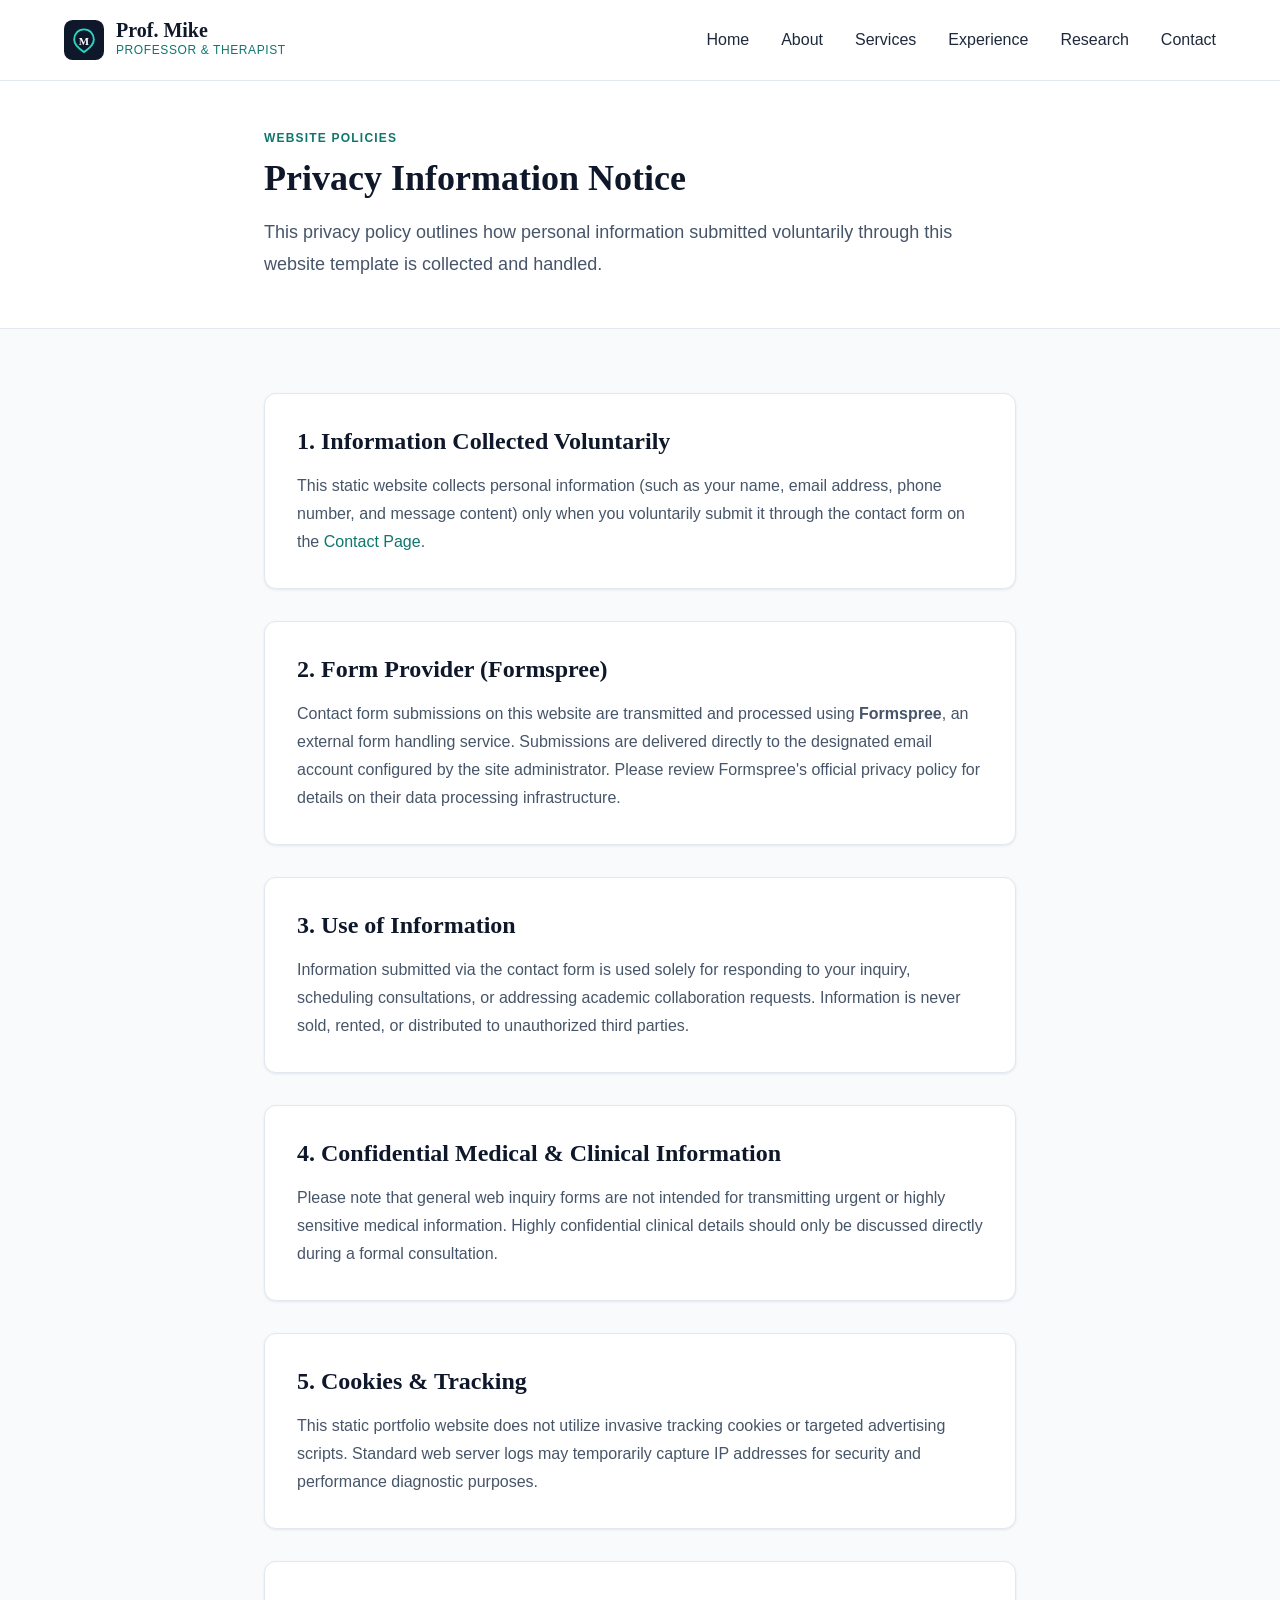
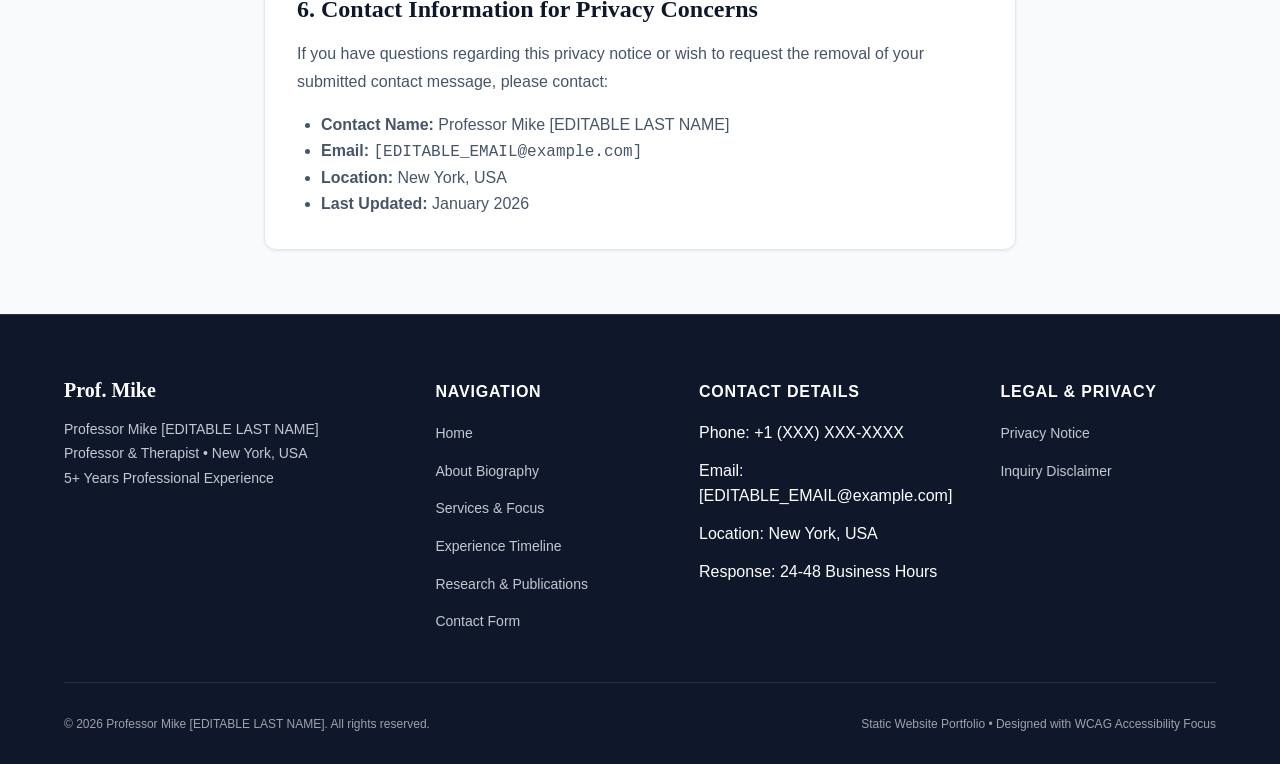
<file: privacy.html>
<!DOCTYPE html>
<html lang="en">
<head>
  <!--
    ==========================================================================
    PROFESSOR MIKE PORTFOLIO WEBSITE - PRIVACY.HTML
    ==========================================================================
  -->
  <meta charset="UTF-8">
  <meta name="viewport" content="width=device-width, initial-scale=1.0">
  <title>Privacy Notice | Professor Mike [EDITABLE LAST NAME]</title>

  <meta name="description" content="Privacy information notice for website visitors contacting Professor Mike. Explains basic data handling, Formspree submission, and contact details.">
  <meta name="author" content="Professor Mike [EDITABLE LAST NAME]">
  <link rel="canonical" href="https://example.com/privacy.html">

  <link rel="icon" href="assets/images/favicon.svg" type="image/svg+xml">
  <link rel="stylesheet" href="assets/css/style.css">
</head>
<body>

  <a href="#main-content" class="skip-link">Skip to main content</a>

  <!-- HEADER -->
  <header class="site-header" id="site-header">
    <div class="container header-container">
      <a href="index.html" class="brand-logo" aria-label="Professor Mike Homepage">
        <svg xmlns="http://www.w3.org/2000/svg" viewBox="0 0 512 512" aria-hidden="true">
          <rect width="512" height="512" rx="110" fill="#0f172a" />
          <path d="M256 120 C180 120 130 180 130 250 C130 330 210 380 256 410 C302 380 382 330 382 250 C382 180 332 120 256 120 Z" fill="none" stroke="#2dd4bf" stroke-width="24" stroke-linecap="round" stroke-linejoin="round"/>
          <text x="256" y="275" font-family="Georgia, serif" font-size="140" font-weight="bold" fill="#ffffff" text-anchor="middle" dominant-baseline="central">M</text>
        </svg>
        <div>
          <div class="brand-title">Prof. Mike</div>
          <div class="brand-subtitle">Professor & Therapist</div>
        </div>
      </a>

      <button class="mobile-nav-toggle" aria-expanded="false" aria-controls="primary-navigation" aria-label="Open navigation menu">
        <span></span>
      </button>

      <nav id="primary-navigation" aria-label="Primary Navigation">
        <ul class="nav-menu">
          <li><a href="index.html" class="nav-link">Home</a></li>
          <li><a href="about.html" class="nav-link">About</a></li>
          <li><a href="services.html" class="nav-link">Services</a></li>
          <li><a href="experience.html" class="nav-link">Experience</a></li>
          <li><a href="research.html" class="nav-link">Research</a></li>
          <li><a href="contact.html" class="nav-link">Contact</a></li>
        </ul>
      </nav>
    </div>
  </header>

  <!-- MAIN CONTENT -->
  <main id="main-content">

    <section class="section section-alt" style="border-bottom: 1px solid var(--color-border-subtle); padding-top: 3rem; padding-bottom: 3rem;">
      <div class="container container-narrow">
        <span class="section-subtitle">Website Policies</span>
        <h1>Privacy Information Notice</h1>
        <p class="lead">
          This privacy policy outlines how personal information submitted voluntarily through this website template is collected and handled.
        </p>
      </div>
    </section>

    <section class="section">
      <div class="container container-narrow">

        <div class="card" style="margin-bottom: 2rem;">
          <h3>1. Information Collected Voluntarily</h3>
          <p>
            This static website collects personal information (such as your name, email address, phone number, and message content) only when you voluntarily submit it through the contact form on the <a href="contact.html">Contact Page</a>.
          </p>
        </div>

        <div class="card" style="margin-bottom: 2rem;">
          <h3>2. Form Provider (Formspree)</h3>
          <p>
            Contact form submissions on this website are transmitted and processed using <strong>Formspree</strong>, an external form handling service. Submissions are delivered directly to the designated email account configured by the site administrator. Please review Formspree's official privacy policy for details on their data processing infrastructure.
          </p>
        </div>

        <div class="card" style="margin-bottom: 2rem;">
          <h3>3. Use of Information</h3>
          <p>
            Information submitted via the contact form is used solely for responding to your inquiry, scheduling consultations, or addressing academic collaboration requests. Information is never sold, rented, or distributed to unauthorized third parties.
          </p>
        </div>

        <div class="card" style="margin-bottom: 2rem;">
          <h3>4. Confidential Medical & Clinical Information</h3>
          <p>
            Please note that general web inquiry forms are not intended for transmitting urgent or highly sensitive medical information. Highly confidential clinical details should only be discussed directly during a formal consultation.
          </p>
        </div>

        <div class="card" style="margin-bottom: 2rem;">
          <h3>5. Cookies & Tracking</h3>
          <p>
            This static portfolio website does not utilize invasive tracking cookies or targeted advertising scripts. Standard web server logs may temporarily capture IP addresses for security and performance diagnostic purposes.
          </p>
        </div>

        <div class="card">
          <h3>6. Contact Information for Privacy Concerns</h3>
          <p>
            If you have questions regarding this privacy notice or wish to request the removal of your submitted contact message, please contact:
          </p>
          <ul style="list-style: disc; padding-left: 1.5rem; margin-top: 0.5rem; color: var(--color-text-secondary);">
            <li><strong>Contact Name:</strong> Professor Mike [EDITABLE LAST NAME]</li>
            <li><strong>Email:</strong> <code>[EDITABLE_EMAIL@example.com]</code></li>
            <li><strong>Location:</strong> New York, USA</li>
            <li><strong>Last Updated:</strong> January 2026</li>
          </ul>
        </div>

      </div>
    </section>

  </main>

  <!-- FOOTER -->
  <footer class="site-footer">
    <div class="container">
      <div class="footer-grid">
        <div class="footer-brand">
          <a href="index.html" class="brand-logo" style="color: var(--color-surface-white);">
            <div class="brand-title" style="color: var(--color-surface-white);">Prof. Mike</div>
          </a>
          <p>
            Professor Mike [EDITABLE LAST NAME]<br>
            Professor & Therapist &bull; New York, USA<br>
            5+ Years Professional Experience
          </p>
        </div>

        <div>
          <div class="footer-heading">Navigation</div>
          <ul class="footer-links">
            <li><a href="index.html">Home</a></li>
            <li><a href="about.html">About Biography</a></li>
            <li><a href="services.html">Services & Focus</a></li>
            <li><a href="experience.html">Experience Timeline</a></li>
            <li><a href="research.html">Research & Publications</a></li>
            <li><a href="contact.html">Contact Form</a></li>
          </ul>
        </div>

        <div>
          <div class="footer-heading">Contact Details</div>
          <ul class="footer-links">
            <li>Phone: +1 (XXX) XXX-XXXX</li>
            <li>Email: [EDITABLE_EMAIL@example.com]</li>
            <li>Location: New York, USA</li>
            <li>Response: 24-48 Business Hours</li>
          </ul>
        </div>

        <div>
          <div class="footer-heading">Legal & Privacy</div>
          <ul class="footer-links">
            <li><a href="privacy.html">Privacy Notice</a></li>
            <li><a href="contact.html">Inquiry Disclaimer</a></li>
          </ul>
        </div>
      </div>

      <div class="footer-bottom">
        <div>&copy; <span class="current-year">2026</span> Professor Mike [EDITABLE LAST NAME]. All rights reserved.</div>
        <div>Static Website Portfolio &bull; Designed with WCAG Accessibility Focus</div>
      </div>
    </div>
  </footer>

  <button class="back-to-top" aria-label="Back to top of page">
    <svg width="24" height="24" fill="none" stroke="currentColor" stroke-width="2.5" viewBox="0 0 24 24"><path d="M5 15l7-7 7 7"/></svg>
  </button>

  <script src="assets/js/main.js"></script>
</body>
</html>
</file>
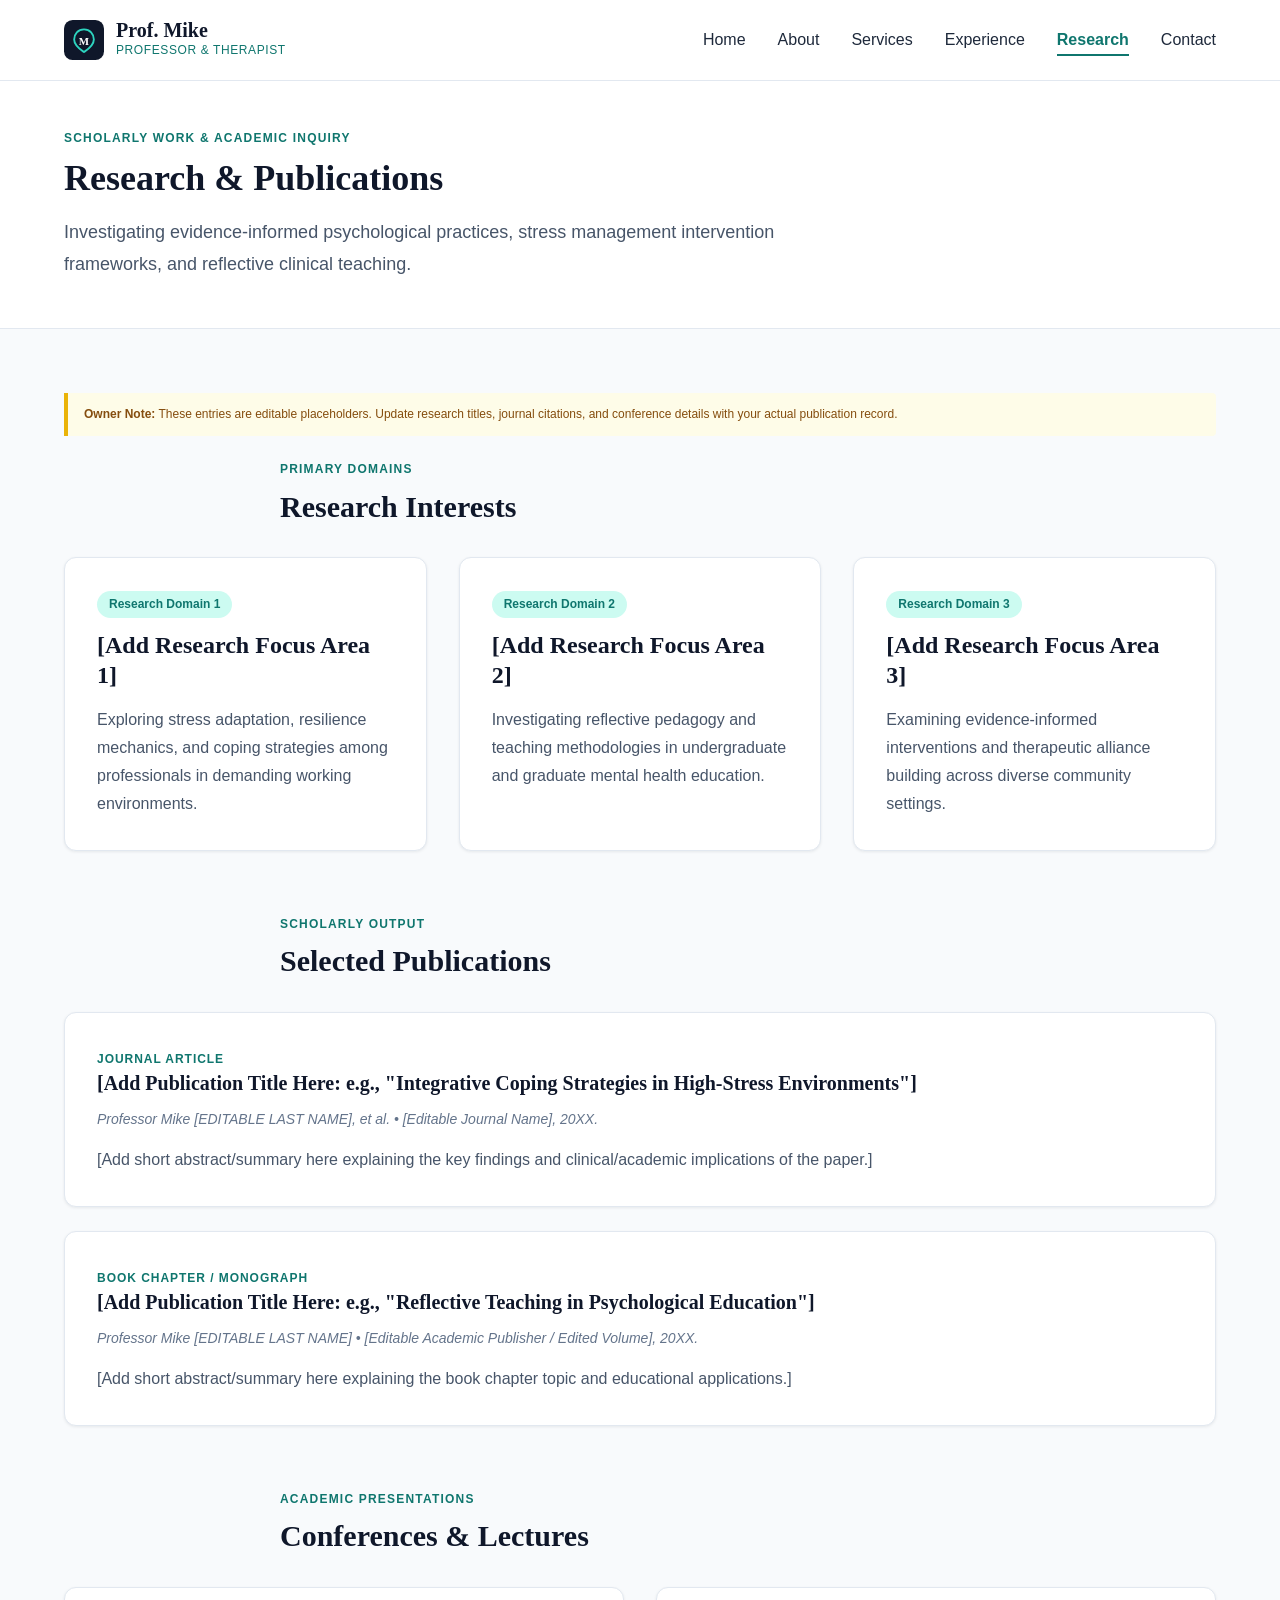
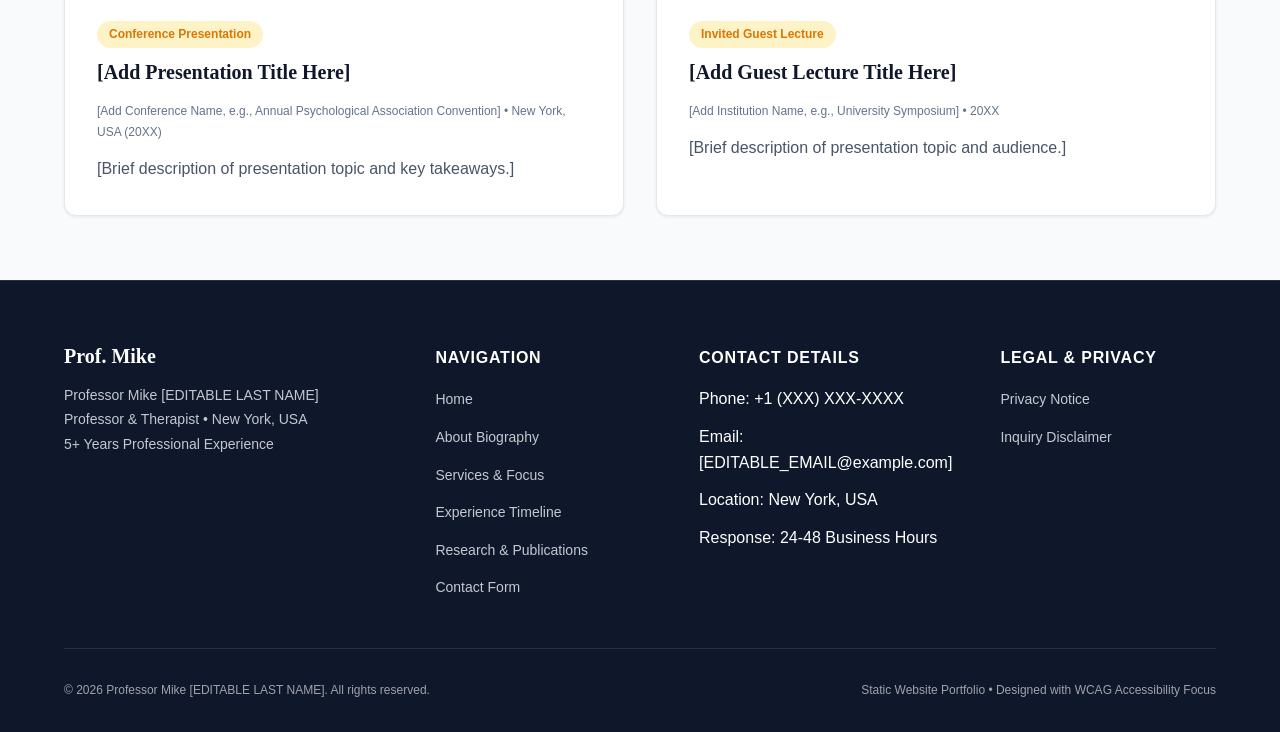
<file: research.html>
<!DOCTYPE html>
<html lang="en">
<head>
  <!--
    ==========================================================================
    PROFESSOR MIKE PORTFOLIO WEBSITE - RESEARCH.HTML

    EDITABLE NOTICE FOR WEBSITE OWNER:
    - Replace placeholder research areas, publication citations, and conference
      presentations with your actual academic work.
    ==========================================================================
  -->
  <meta charset="UTF-8">
  <meta name="viewport" content="width=device-width, initial-scale=1.0">
  <title>Research, Publications & Academic Interests | Professor Mike [EDITABLE LAST NAME]</title>

  <meta name="description" content="Explore research interests, publications, conference presentations, and scholarly work of Professor Mike, therapist and academic based in New York, USA.">
  <meta name="author" content="Professor Mike [EDITABLE LAST NAME]">
  <link rel="canonical" href="https://example.com/research.html">

  <meta property="og:type" content="website">
  <meta property="og:title" content="Research & Publications | Professor Mike">
  <meta property="og:description" content="Academic research interests, publications, conference presentations, and scholarly work in therapy and mental health.">
  <meta property="og:image" content="assets/images/professor-mike-placeholder.jpg">

  <link rel="icon" href="assets/images/favicon.svg" type="image/svg+xml">
  <link rel="stylesheet" href="assets/css/style.css">
</head>
<body>

  <a href="#main-content" class="skip-link">Skip to main content</a>

  <!-- HEADER -->
  <header class="site-header" id="site-header">
    <div class="container header-container">
      <a href="index.html" class="brand-logo" aria-label="Professor Mike Homepage">
        <svg xmlns="http://www.w3.org/2000/svg" viewBox="0 0 512 512" aria-hidden="true">
          <rect width="512" height="512" rx="110" fill="#0f172a" />
          <path d="M256 120 C180 120 130 180 130 250 C130 330 210 380 256 410 C302 380 382 330 382 250 C382 180 332 120 256 120 Z" fill="none" stroke="#2dd4bf" stroke-width="24" stroke-linecap="round" stroke-linejoin="round"/>
          <text x="256" y="275" font-family="Georgia, serif" font-size="140" font-weight="bold" fill="#ffffff" text-anchor="middle" dominant-baseline="central">M</text>
        </svg>
        <div>
          <div class="brand-title">Prof. Mike</div>
          <div class="brand-subtitle">Professor & Therapist</div>
        </div>
      </a>

      <button class="mobile-nav-toggle" aria-expanded="false" aria-controls="primary-navigation" aria-label="Open navigation menu">
        <span></span>
      </button>

      <nav id="primary-navigation" aria-label="Primary Navigation">
        <ul class="nav-menu">
          <li><a href="index.html" class="nav-link">Home</a></li>
          <li><a href="about.html" class="nav-link">About</a></li>
          <li><a href="services.html" class="nav-link">Services</a></li>
          <li><a href="experience.html" class="nav-link">Experience</a></li>
          <li><a href="research.html" class="nav-link active" aria-current="page">Research</a></li>
          <li><a href="contact.html" class="nav-link">Contact</a></li>
        </ul>
      </nav>
    </div>
  </header>

  <!-- MAIN CONTENT -->
  <main id="main-content">

    <!-- PAGE HEADER -->
    <section class="section section-alt" style="border-bottom: 1px solid var(--color-border-subtle); padding-top: 3rem; padding-bottom: 3rem;">
      <div class="container">
        <span class="section-subtitle">Scholarly Work & Academic Inquiry</span>
        <h1>Research & Publications</h1>
        <p class="lead" style="max-width: 800px;">
          Investigating evidence-informed psychological practices, stress management intervention frameworks, and reflective clinical teaching.
        </p>
      </div>
    </section>

    <!-- RESEARCH AREAS -->
    <section class="section">
      <div class="container">

        <div class="editable-note">
          <strong>Owner Note:</strong> These entries are editable placeholders. Update research titles, journal citations, and conference details with your actual publication record.
        </div>

        <div class="section-header" style="text-align: left; margin-bottom: 2rem;">
          <span class="section-subtitle">Primary Domains</span>
          <h2>Research Interests</h2>
        </div>

        <div class="grid-3" style="margin-bottom: 4rem;">
          <div class="card reveal-on-scroll">
            <div class="badge" style="margin-bottom: 0.75rem;">Research Domain 1</div>
            <h3>[Add Research Focus Area 1]</h3>
            <p>Exploring stress adaptation, resilience mechanics, and coping strategies among professionals in demanding working environments.</p>
          </div>

          <div class="card reveal-on-scroll">
            <div class="badge" style="margin-bottom: 0.75rem;">Research Domain 2</div>
            <h3>[Add Research Focus Area 2]</h3>
            <p>Investigating reflective pedagogy and teaching methodologies in undergraduate and graduate mental health education.</p>
          </div>

          <div class="card reveal-on-scroll">
            <div class="badge" style="margin-bottom: 0.75rem;">Research Domain 3</div>
            <h3>[Add Research Focus Area 3]</h3>
            <p>Examining evidence-informed interventions and therapeutic alliance building across diverse community settings.</p>
          </div>
        </div>

        <!-- PUBLICATIONS LIST -->
        <div class="section-header" style="text-align: left; margin-bottom: 2rem;">
          <span class="section-subtitle">Scholarly Output</span>
          <h2>Selected Publications</h2>
        </div>

        <div class="research-card reveal-on-scroll">
          <span class="research-category">Journal Article</span>
          <h3 class="research-title">[Add Publication Title Here: e.g., "Integrative Coping Strategies in High-Stress Environments"]</h3>
          <div class="research-meta">
            Professor Mike [EDITABLE LAST NAME], et al. &bull; <em>[Editable Journal Name]</em>, 20XX.
          </div>
          <p>
            [Add short abstract/summary here explaining the key findings and clinical/academic implications of the paper.]
          </p>
        </div>

        <div class="research-card reveal-on-scroll">
          <span class="research-category">Book Chapter / Monograph</span>
          <h3 class="research-title">[Add Publication Title Here: e.g., "Reflective Teaching in Psychological Education"]</h3>
          <div class="research-meta">
            Professor Mike [EDITABLE LAST NAME] &bull; <em>[Editable Academic Publisher / Edited Volume]</em>, 20XX.
          </div>
          <p>
            [Add short abstract/summary here explaining the book chapter topic and educational applications.]
          </p>
        </div>

        <!-- CONFERENCES & PRESENTATIONS -->
        <div class="section-header" style="text-align: left; margin-top: 4rem; margin-bottom: 2rem;">
          <span class="section-subtitle">Academic Presentations</span>
          <h2>Conferences & Lectures</h2>
        </div>

        <div class="grid-2">
          <div class="card reveal-on-scroll">
            <span class="badge badge-gold" style="margin-bottom: 0.75rem;">Conference Presentation</span>
            <h4>[Add Presentation Title Here]</h4>
            <p style="font-size: var(--font-size-xs); color: var(--color-text-muted); margin-bottom: 0.75rem;">
              [Add Conference Name, e.g., Annual Psychological Association Convention] &bull; New York, USA (20XX)
            </p>
            <p>[Brief description of presentation topic and key takeaways.]</p>
          </div>

          <div class="card reveal-on-scroll">
            <span class="badge badge-gold" style="margin-bottom: 0.75rem;">Invited Guest Lecture</span>
            <h4>[Add Guest Lecture Title Here]</h4>
            <p style="font-size: var(--font-size-xs); color: var(--color-text-muted); margin-bottom: 0.75rem;">
              [Add Institution Name, e.g., University Symposium] &bull; 20XX
            </p>
            <p>[Brief description of presentation topic and audience.]</p>
          </div>
        </div>

      </div>
    </section>

  </main>

  <!-- FOOTER -->
  <footer class="site-footer">
    <div class="container">
      <div class="footer-grid">
        <div class="footer-brand">
          <a href="index.html" class="brand-logo" style="color: var(--color-surface-white);">
            <div class="brand-title" style="color: var(--color-surface-white);">Prof. Mike</div>
          </a>
          <p>
            Professor Mike [EDITABLE LAST NAME]<br>
            Professor & Therapist &bull; New York, USA<br>
            5+ Years Professional Experience
          </p>
        </div>

        <div>
          <div class="footer-heading">Navigation</div>
          <ul class="footer-links">
            <li><a href="index.html">Home</a></li>
            <li><a href="about.html">About Biography</a></li>
            <li><a href="services.html">Services & Focus</a></li>
            <li><a href="experience.html">Experience Timeline</a></li>
            <li><a href="research.html">Research & Publications</a></li>
            <li><a href="contact.html">Contact Form</a></li>
          </ul>
        </div>

        <div>
          <div class="footer-heading">Contact Details</div>
          <ul class="footer-links">
            <li>Phone: +1 (XXX) XXX-XXXX</li>
            <li>Email: [EDITABLE_EMAIL@example.com]</li>
            <li>Location: New York, USA</li>
            <li>Response: 24-48 Business Hours</li>
          </ul>
        </div>

        <div>
          <div class="footer-heading">Legal & Privacy</div>
          <ul class="footer-links">
            <li><a href="privacy.html">Privacy Notice</a></li>
            <li><a href="contact.html">Inquiry Disclaimer</a></li>
          </ul>
        </div>
      </div>

      <div class="footer-bottom">
        <div>&copy; <span class="current-year">2026</span> Professor Mike [EDITABLE LAST NAME]. All rights reserved.</div>
        <div>Static Website Portfolio &bull; Designed with WCAG Accessibility Focus</div>
      </div>
    </div>
  </footer>

  <button class="back-to-top" aria-label="Back to top of page">
    <svg width="24" height="24" fill="none" stroke="currentColor" stroke-width="2.5" viewBox="0 0 24 24"><path d="M5 15l7-7 7 7"/></svg>
  </button>

  <script src="assets/js/main.js"></script>
</body>
</html>
</file>
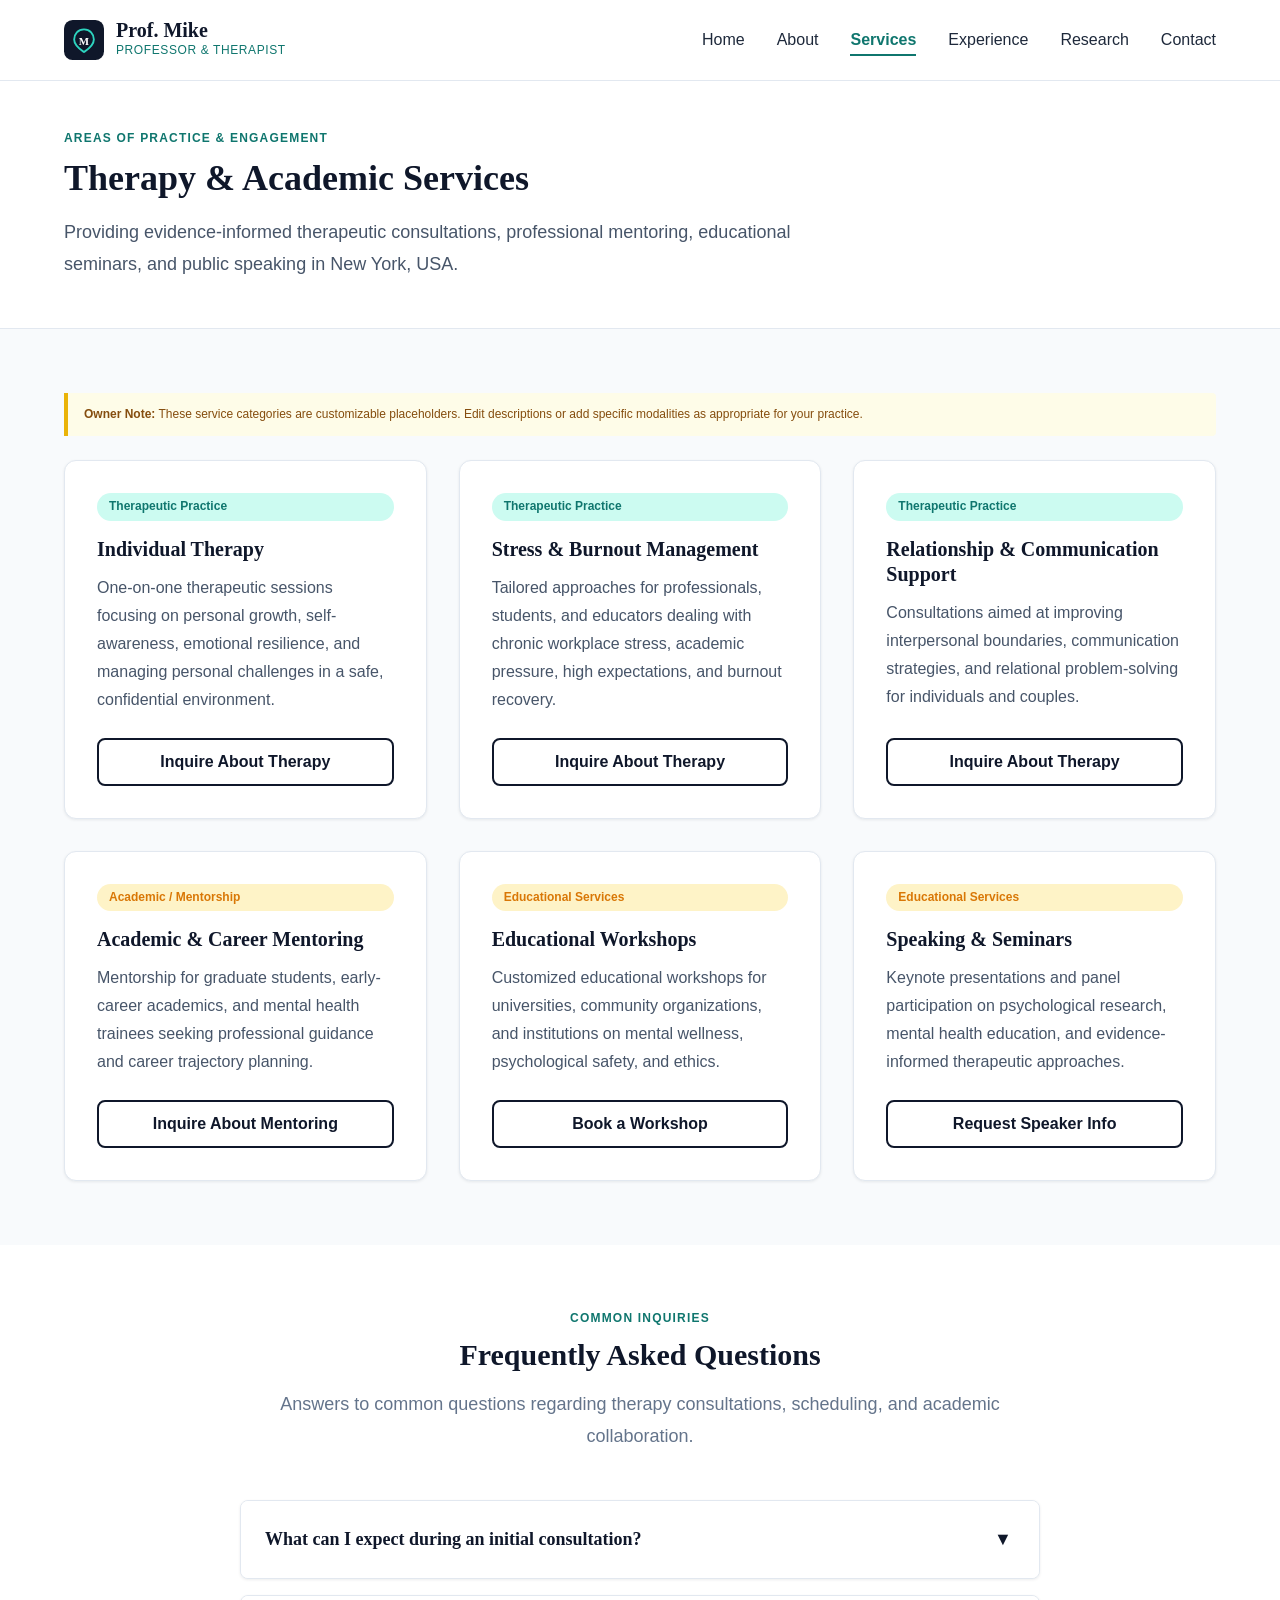
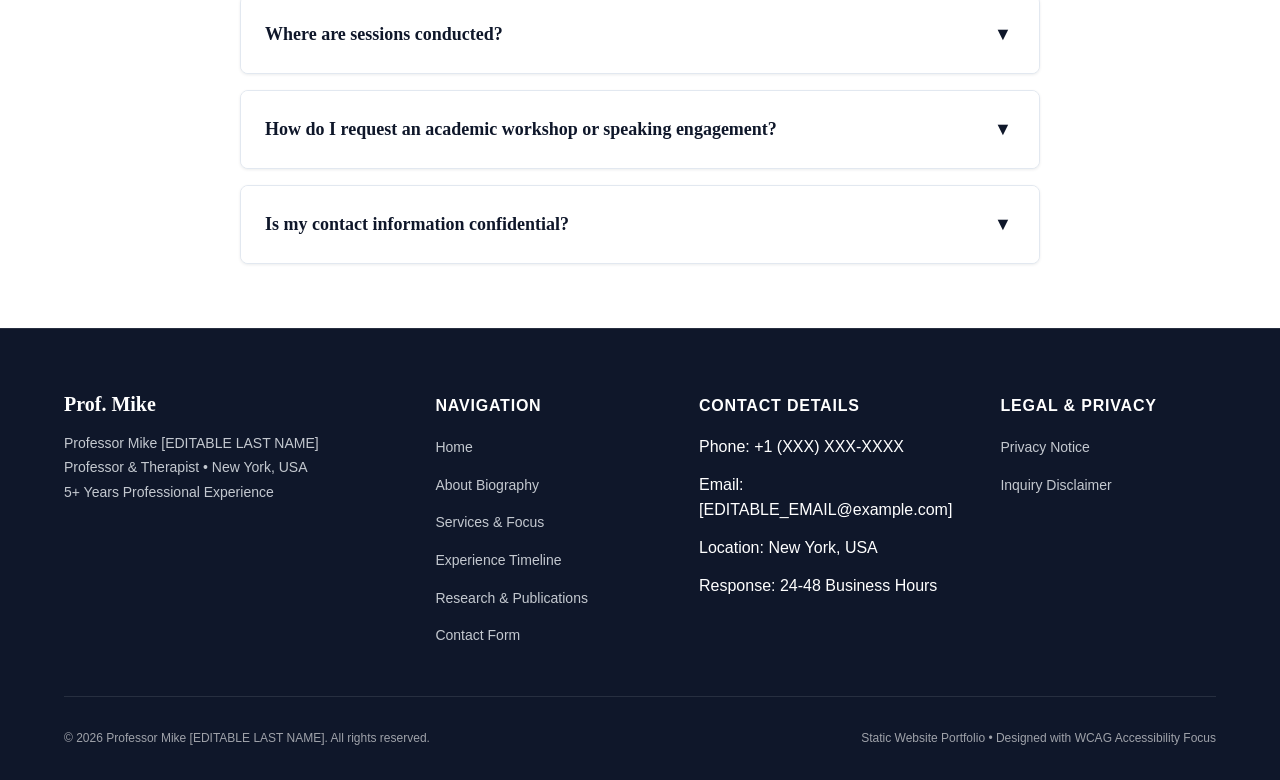
<file: services.html>
<!DOCTYPE html>
<html lang="en">
<head>
  <!--
    ==========================================================================
    PROFESSOR MIKE PORTFOLIO WEBSITE - SERVICES.HTML

    EDITABLE NOTICE FOR WEBSITE OWNER:
    - Customize service cards and FAQ questions/answers to reflect your exact
      therapeutic specializations and educational offerings.
    ==========================================================================
  -->
  <meta charset="UTF-8">
  <meta name="viewport" content="width=device-width, initial-scale=1.0">
  <title>Services & Focus Areas | Professor Mike [EDITABLE LAST NAME]</title>

  <meta name="description" content="Explore therapy and academic services offered by Professor Mike in New York, USA including individual support, stress management, workshops, and educational mentoring.">
  <meta name="author" content="Professor Mike [EDITABLE LAST NAME]">
  <link rel="canonical" href="https://example.com/services.html">

  <meta property="og:type" content="website">
  <meta property="og:title" content="Services & Specializations | Professor Mike">
  <meta property="og:description" content="Individual therapy support, stress management, professional mentoring, educational workshops, and speaking engagements.">
  <meta property="og:image" content="assets/images/professor-mike-placeholder.jpg">

  <link rel="icon" href="assets/images/favicon.svg" type="image/svg+xml">
  <link rel="stylesheet" href="assets/css/style.css">
</head>
<body>

  <a href="#main-content" class="skip-link">Skip to main content</a>

  <!-- HEADER -->
  <header class="site-header" id="site-header">
    <div class="container header-container">
      <a href="index.html" class="brand-logo" aria-label="Professor Mike Homepage">
        <svg xmlns="http://www.w3.org/2000/svg" viewBox="0 0 512 512" aria-hidden="true">
          <rect width="512" height="512" rx="110" fill="#0f172a" />
          <path d="M256 120 C180 120 130 180 130 250 C130 330 210 380 256 410 C302 380 382 330 382 250 C382 180 332 120 256 120 Z" fill="none" stroke="#2dd4bf" stroke-width="24" stroke-linecap="round" stroke-linejoin="round"/>
          <text x="256" y="275" font-family="Georgia, serif" font-size="140" font-weight="bold" fill="#ffffff" text-anchor="middle" dominant-baseline="central">M</text>
        </svg>
        <div>
          <div class="brand-title">Prof. Mike</div>
          <div class="brand-subtitle">Professor & Therapist</div>
        </div>
      </a>

      <button class="mobile-nav-toggle" aria-expanded="false" aria-controls="primary-navigation" aria-label="Open navigation menu">
        <span></span>
      </button>

      <nav id="primary-navigation" aria-label="Primary Navigation">
        <ul class="nav-menu">
          <li><a href="index.html" class="nav-link">Home</a></li>
          <li><a href="about.html" class="nav-link">About</a></li>
          <li><a href="services.html" class="nav-link active" aria-current="page">Services</a></li>
          <li><a href="experience.html" class="nav-link">Experience</a></li>
          <li><a href="research.html" class="nav-link">Research</a></li>
          <li><a href="contact.html" class="nav-link">Contact</a></li>
        </ul>
      </nav>
    </div>
  </header>

  <!-- MAIN CONTENT -->
  <main id="main-content">

    <!-- PAGE HEADER -->
    <section class="section section-alt" style="border-bottom: 1px solid var(--color-border-subtle); padding-top: 3rem; padding-bottom: 3rem;">
      <div class="container">
        <span class="section-subtitle">Areas of Practice & Engagement</span>
        <h1>Therapy & Academic Services</h1>
        <p class="lead" style="max-width: 800px;">
          Providing evidence-informed therapeutic consultations, professional mentoring, educational seminars, and public speaking in New York, USA.
        </p>
      </div>
    </section>

    <!-- SERVICES GRID -->
    <section class="section">
      <div class="container">

        <div class="editable-note">
          <strong>Owner Note:</strong> These service categories are customizable placeholders. Edit descriptions or add specific modalities as appropriate for your practice.
        </div>

        <div class="grid-3">

          <!-- Service 1 -->
          <div class="feature-card reveal-on-scroll">
            <span class="badge">Therapeutic Practice</span>
            <h3 class="feature-title" style="margin-top: 1rem;">Individual Therapy</h3>
            <p class="feature-desc">
              One-on-one therapeutic sessions focusing on personal growth, self-awareness, emotional resilience, and managing personal challenges in a safe, confidential environment.
            </p>
            <a href="contact.html" class="btn btn-secondary" style="width: 100%;">Inquire About Therapy</a>
          </div>

          <!-- Service 2 -->
          <div class="feature-card reveal-on-scroll">
            <span class="badge">Therapeutic Practice</span>
            <h3 class="feature-title" style="margin-top: 1rem;">Stress & Burnout Management</h3>
            <p class="feature-desc">
              Tailored approaches for professionals, students, and educators dealing with chronic workplace stress, academic pressure, high expectations, and burnout recovery.
            </p>
            <a href="contact.html" class="btn btn-secondary" style="width: 100%;">Inquire About Therapy</a>
          </div>

          <!-- Service 3 -->
          <div class="feature-card reveal-on-scroll">
            <span class="badge">Therapeutic Practice</span>
            <h3 class="feature-title" style="margin-top: 1rem;">Relationship & Communication Support</h3>
            <p class="feature-desc">
              Consultations aimed at improving interpersonal boundaries, communication strategies, and relational problem-solving for individuals and couples.
            </p>
            <a href="contact.html" class="btn btn-secondary" style="width: 100%;">Inquire About Therapy</a>
          </div>

          <!-- Service 4 -->
          <div class="feature-card reveal-on-scroll">
            <span class="badge badge-gold">Academic / Mentorship</span>
            <h3 class="feature-title" style="margin-top: 1rem;">Academic & Career Mentoring</h3>
            <p class="feature-desc">
              Mentorship for graduate students, early-career academics, and mental health trainees seeking professional guidance and career trajectory planning.
            </p>
            <a href="contact.html" class="btn btn-secondary" style="width: 100%;">Inquire About Mentoring</a>
          </div>

          <!-- Service 5 -->
          <div class="feature-card reveal-on-scroll">
            <span class="badge badge-gold">Educational Services</span>
            <h3 class="feature-title" style="margin-top: 1rem;">Educational Workshops</h3>
            <p class="feature-desc">
              Customized educational workshops for universities, community organizations, and institutions on mental wellness, psychological safety, and ethics.
            </p>
            <a href="contact.html" class="btn btn-secondary" style="width: 100%;">Book a Workshop</a>
          </div>

          <!-- Service 6 -->
          <div class="feature-card reveal-on-scroll">
            <span class="badge badge-gold">Educational Services</span>
            <h3 class="feature-title" style="margin-top: 1rem;">Speaking & Seminars</h3>
            <p class="feature-desc">
              Keynote presentations and panel participation on psychological research, mental health education, and evidence-informed therapeutic approaches.
            </p>
            <a href="contact.html" class="btn btn-secondary" style="width: 100%;">Request Speaker Info</a>
          </div>

        </div>
      </div>
    </section>

    <!-- FAQ ACCORDION SECTION -->
    <section class="section section-alt" aria-labelledby="faq-title">
      <div class="container">
        <div class="section-header">
          <span class="section-subtitle">Common Inquiries</span>
          <h2 id="faq-title" class="section-title">Frequently Asked Questions</h2>
          <p class="section-description">
            Answers to common questions regarding therapy consultations, scheduling, and academic collaboration.
          </p>
        </div>

        <div class="accordion">

          <!-- FAQ Item 1 -->
          <div class="accordion-item">
            <button class="accordion-header" aria-expanded="false" aria-controls="faq-ans-1">
              <span>What can I expect during an initial consultation?</span>
              <span class="accordion-icon" aria-hidden="true">&#9660;</span>
            </button>
            <div id="faq-ans-1" class="accordion-content">
              <p>
                An initial consultation is a warm, confidential conversation to discuss your primary goals, address any questions you have, and explore whether our work together would be a good fit for your needs.
              </p>
            </div>
          </div>

          <!-- FAQ Item 2 -->
          <div class="accordion-item">
            <button class="accordion-header" aria-expanded="false" aria-controls="faq-ans-2">
              <span>Where are sessions conducted?</span>
              <span class="accordion-icon" aria-hidden="true">&#9660;</span>
            </button>
            <div id="faq-ans-2" class="accordion-content">
              <p>
                Services are based in New York, USA. Depending on availability and format, sessions may be offered in-person at an office location or via secure telehealth platforms where appropriate.
              </p>
            </div>
          </div>

          <!-- FAQ Item 3 -->
          <div class="accordion-item">
            <button class="accordion-header" aria-expanded="false" aria-controls="faq-ans-3">
              <span>How do I request an academic workshop or speaking engagement?</span>
              <span class="accordion-icon" aria-hidden="true">&#9660;</span>
            </button>
            <div id="faq-ans-3" class="accordion-content">
              <p>
                Please use the contact form on the website to submit details about your institution, proposed topic, preferred dates, and audience size. You will receive a response within 24–48 business hours.
              </p>
            </div>
          </div>

          <!-- FAQ Item 4 -->
          <div class="accordion-item">
            <button class="accordion-header" aria-expanded="false" aria-controls="faq-ans-4">
              <span>Is my contact information confidential?</span>
              <span class="accordion-icon" aria-hidden="true">&#9660;</span>
            </button>
            <div id="faq-ans-4" class="accordion-content">
              <p>
                Yes. However, please refrain from sharing highly sensitive personal medical details in the initial web form. Confidential clinical disclosures can be made during direct consultation.
              </p>
            </div>
          </div>

        </div>
      </div>
    </section>

  </main>

  <!-- FOOTER -->
  <footer class="site-footer">
    <div class="container">
      <div class="footer-grid">
        <div class="footer-brand">
          <a href="index.html" class="brand-logo" style="color: var(--color-surface-white);">
            <div class="brand-title" style="color: var(--color-surface-white);">Prof. Mike</div>
          </a>
          <p>
            Professor Mike [EDITABLE LAST NAME]<br>
            Professor & Therapist &bull; New York, USA<br>
            5+ Years Professional Experience
          </p>
        </div>

        <div>
          <div class="footer-heading">Navigation</div>
          <ul class="footer-links">
            <li><a href="index.html">Home</a></li>
            <li><a href="about.html">About Biography</a></li>
            <li><a href="services.html">Services & Focus</a></li>
            <li><a href="experience.html">Experience Timeline</a></li>
            <li><a href="research.html">Research & Publications</a></li>
            <li><a href="contact.html">Contact Form</a></li>
          </ul>
        </div>

        <div>
          <div class="footer-heading">Contact Details</div>
          <ul class="footer-links">
            <li>Phone: +1 (XXX) XXX-XXXX</li>
            <li>Email: [EDITABLE_EMAIL@example.com]</li>
            <li>Location: New York, USA</li>
            <li>Response: 24-48 Business Hours</li>
          </ul>
        </div>

        <div>
          <div class="footer-heading">Legal & Privacy</div>
          <ul class="footer-links">
            <li><a href="privacy.html">Privacy Notice</a></li>
            <li><a href="contact.html">Inquiry Disclaimer</a></li>
          </ul>
        </div>
      </div>

      <div class="footer-bottom">
        <div>&copy; <span class="current-year">2026</span> Professor Mike [EDITABLE LAST NAME]. All rights reserved.</div>
        <div>Static Website Portfolio &bull; Designed with WCAG Accessibility Focus</div>
      </div>
    </div>
  </footer>

  <button class="back-to-top" aria-label="Back to top of page">
    <svg width="24" height="24" fill="none" stroke="currentColor" stroke-width="2.5" viewBox="0 0 24 24"><path d="M5 15l7-7 7 7"/></svg>
  </button>

  <script src="assets/js/main.js"></script>
</body>
</html>
</file>
<file: assets/css/style.css>
/* ==========================================================================
   PROFESSOR MIKE PORTFOLIO WEBSITE - MAIN STYLESHEET
   Vanilla CSS3 - Zero Frameworks
   ========================================================================== */

/* --------------------------------------------------------------------------
   1. CSS CUSTOM PROPERTIES / DESIGN TOKENS
   -------------------------------------------------------------------------- */
:root {
  /* Color Palette - Sophisticated Academic & Therapeutic Theme */
  --color-primary-900: #0f172a;  /* Deep Navy / Charcoal Header & Primary Text */
  --color-primary-800: #1e293b;  /* Slate Charcoal Body Headers */
  --color-primary-700: #334155;  /* Muted Slate Text */
  --color-primary-100: #f1f5f9;  /* Light Gray Neutral Background */
  --color-primary-50:  #f8fafc;  /* Warm Neutral Soft Background */

  /* Accent Colors */
  --color-teal-700:    #0f766e;  /* Deep Professional Teal Accent */
  --color-teal-600:    #0d9488;  /* Vibrant Teal Link & Button Color */
  --color-teal-500:    #14b8a6;  /* Soft Teal Highlight */
  --color-teal-100:    #ccfbf1;  /* Light Teal Badge Background */
  --color-teal-50:     #f0fdf4;  /* Ultra Light Teal Accent */

  /* Gold / Warm Complementary Accent */
  --color-gold-600:    #d97706;  /* Subtle Gold/Amber Accent */
  --color-gold-100:    #fef3c7;  /* Soft Gold Accent Background */

  /* Neutral Surface & Borders */
  --color-surface-white: #ffffff;
  --color-border-subtle: #e2e8f0;
  --color-border-medium: #cbd5e1;

  /* Text Colors */
  --color-text-primary:   #1e293b;
  --color-text-secondary: #475569;
  --color-text-muted:     #64748b;
  --color-text-on-dark:   #ffffff;

  /* State & Feedback Colors */
  --color-success:  #10b981;
  --color-error:    #ef4444;
  --color-focus:    #2563eb;

  /* Typography */
  --font-serif: 'Playfair Display', Georgia, Cambria, 'Times New Roman', serif;
  --font-sans:  'Plus Jakarta Sans', -apple-system, BlinkMacSystemFont, "Segoe UI", Roboto, sans-serif;

  --font-size-xs:   0.75rem;    /* 12px */
  --font-size-sm:   0.875rem;   /* 14px */
  --font-size-base: 1rem;       /* 16px */
  --font-size-lg:   1.125rem;   /* 18px */
  --font-size-xl:   1.25rem;    /* 20px */
  --font-size-2xl:  1.5rem;     /* 24px */
  --font-size-3xl:  1.875rem;   /* 30px */
  --font-size-4xl:  2.25rem;    /* 36px */
  --font-size-5xl:  3rem;       /* 48px */

  --font-weight-normal: 400;
  --font-weight-medium: 500;
  --font-weight-semibold: 600;
  --font-weight-bold: 700;

  --line-height-tight: 1.25;
  --line-height-normal: 1.6;
  --line-height-relaxed: 1.75;

  /* Spacing */
  --space-1: 0.25rem;
  --space-2: 0.5rem;
  --space-3: 0.75rem;
  --space-4: 1rem;
  --space-6: 1.5rem;
  --space-8: 2rem;
  --space-10: 2.5rem;
  --space-12: 3rem;
  --space-16: 4rem;
  --space-20: 5rem;
  --space-24: 6rem;

  /* Layout Widths */
  --container-max-width: 1200px;
  --container-narrow-width: 800px;

  /* Border Radius */
  --radius-sm: 4px;
  --radius-md: 8px;
  --radius-lg: 12px;
  --radius-xl: 16px;
  --radius-full: 9999px;

  /* Elevation / Shadows */
  --shadow-sm: 0 1px 3px rgba(15, 23, 42, 0.08);
  --shadow-md: 0 4px 12px rgba(15, 23, 42, 0.08);
  --shadow-lg: 0 10px 25px rgba(15, 23, 42, 0.1);
  --shadow-xl: 0 20px 30px rgba(15, 23, 42, 0.12);

  /* Transitions */
  --transition-fast: 150ms cubic-bezier(0.4, 0, 0.2, 1);
  --transition-normal: 250ms cubic-bezier(0.4, 0, 0.2, 1);
  --transition-slow: 350ms cubic-bezier(0.4, 0, 0.2, 1);
}

@import url('https://fonts.googleapis.com/css2?family=Playfair+Display:ital,wght@0,500;0,600;0,700;1,400&family=Plus+Jakarta+Sans:wght@400;500;600;700&display=swap');

/* --------------------------------------------------------------------------
   2. CSS RESET & NORMALIZATION
   -------------------------------------------------------------------------- */
*,
*::before,
*::after {
  box-sizing: border-box;
  margin: 0;
  padding: 0;
}

html {
  font-size: 100%;
  scroll-behavior: smooth;
  -webkit-text-size-adjust: 100%;
}

body {
  font-family: var(--font-sans);
  font-size: var(--font-size-base);
  line-height: var(--line-height-normal);
  color: var(--color-text-primary);
  background-color: var(--color-primary-50);
  min-height: 100vh;
  display: flex;
  flex-direction: column;
  overflow-x: hidden;
  -webkit-font-smoothing: antialiased;
  -moz-osx-font-smoothing: grayscale;
}

img, svg {
  max-width: 100%;
  height: auto;
  display: block;
}

a {
  color: var(--color-teal-700);
  text-decoration: none;
  transition: color var(--transition-fast);
}

a:hover {
  color: var(--color-teal-600);
}

button, input, textarea, select {
  font: inherit;
  color: inherit;
}

button {
  cursor: pointer;
  border: none;
  background: none;
}

ul, ol {
  list-style: none;
}

/* --------------------------------------------------------------------------
   3. BASE TYPOGRAPHY & GLOBAL ELEMENTS
   -------------------------------------------------------------------------- */
h1, h2, h3, h4, h5, h6 {
  font-family: var(--font-serif);
  color: var(--color-primary-900);
  font-weight: var(--font-weight-bold);
  line-height: var(--line-height-tight);
  margin-bottom: var(--space-4);
}

h1 {
  font-size: var(--font-size-4xl);
}

h2 {
  font-size: var(--font-size-3xl);
}

h3 {
  font-size: var(--font-size-2xl);
}

h4 {
  font-size: var(--font-size-xl);
}

p {
  color: var(--color-text-secondary);
  margin-bottom: var(--space-4);
  line-height: var(--line-height-relaxed);
}

p:last-child {
  margin-bottom: 0;
}

.lead {
  font-size: var(--font-size-lg);
  line-height: var(--line-height-relaxed);
  color: var(--color-text-secondary);
}

.text-center {
  text-align: center;
}

.text-muted {
  color: var(--color-text-muted);
}

/* --------------------------------------------------------------------------
   4. ACCESSIBILITY & UTILITY CLASSES
   -------------------------------------------------------------------------- */
.skip-link {
  position: absolute;
  top: -100px;
  left: 1rem;
  background: var(--color-primary-900);
  color: var(--color-surface-white);
  padding: 0.75rem 1.25rem;
  z-index: 9999;
  border-radius: var(--radius-md);
  font-weight: var(--font-weight-medium);
  transition: top var(--transition-fast);
  box-shadow: var(--shadow-lg);
}

.skip-link:focus {
  top: 1rem;
  outline: 3px solid var(--color-teal-500);
}

.sr-only {
  position: absolute;
  width: 1px;
  height: 1px;
  padding: 0;
  margin: -1px;
  overflow: hidden;
  clip: rect(0, 0, 0, 0);
  white-space: nowrap;
  border: 0;
}

a:focus-visible,
button:focus-visible,
input:focus-visible,
textarea:focus-visible,
select:focus-visible {
  outline: 3px solid var(--color-focus);
  outline-offset: 3px;
}

.container {
  width: 100%;
  max-width: var(--container-max-width);
  margin-left: auto;
  margin-right: auto;
  padding-left: var(--space-6);
  padding-right: var(--space-6);
}

.container-narrow {
  max-width: var(--container-narrow-width);
}

.section {
  padding-top: var(--space-16);
  padding-bottom: var(--space-16);
}

.section-alt {
  background-color: var(--color-surface-white);
}

.section-header {
  text-align: center;
  max-width: 720px;
  margin: 0 auto var(--space-12) auto;
}

.section-subtitle {
  text-transform: uppercase;
  letter-spacing: 0.1em;
  font-size: var(--font-size-xs);
  font-weight: var(--font-weight-bold);
  color: var(--color-teal-700);
  margin-bottom: var(--space-2);
  display: block;
}

.section-title {
  margin-bottom: var(--space-4);
}

.section-description {
  color: var(--color-text-muted);
  font-size: var(--font-size-lg);
}

.badge {
  display: inline-flex;
  align-items: center;
  padding: 0.25rem 0.75rem;
  border-radius: var(--radius-full);
  font-size: var(--font-size-xs);
  font-weight: var(--font-weight-semibold);
  background-color: var(--color-teal-100);
  color: var(--color-teal-700);
}

.badge-gold {
  background-color: var(--color-gold-100);
  color: var(--color-gold-600);
}

.btn {
  display: inline-flex;
  align-items: center;
  justify-content: center;
  padding: 0.875rem 1.75rem;
  border-radius: var(--radius-md);
  font-weight: var(--font-weight-semibold);
  font-size: var(--font-size-base);
  line-height: 1;
  transition: all var(--transition-normal);
  text-decoration: none;
  border: 2px solid transparent;
  gap: 0.5rem;
}

.btn-primary {
  background-color: var(--color-teal-700);
  color: var(--color-surface-white);
  box-shadow: var(--shadow-sm);
}

.btn-primary:hover {
  background-color: var(--color-teal-600);
  color: var(--color-surface-white);
  transform: translateY(-2px);
  box-shadow: var(--shadow-md);
}

.btn-secondary {
  background-color: transparent;
  color: var(--color-primary-900);
  border-color: var(--color-primary-900);
}

.btn-secondary:hover {
  background-color: var(--color-primary-900);
  color: var(--color-surface-white);
  transform: translateY(-2px);
}

.btn-outline-white {
  background-color: transparent;
  color: var(--color-surface-white);
  border-color: var(--color-surface-white);
}

.btn-outline-white:hover {
  background-color: var(--color-surface-white);
  color: var(--color-primary-900);
}

.editable-note {
  background-color: #fefce8;
  border-left: 4px solid #eab308;
  padding: var(--space-3) var(--space-4);
  margin-bottom: var(--space-6);
  border-radius: 0 var(--radius-sm) var(--radius-sm) 0;
  font-size: var(--font-size-xs);
  color: #854d0e;
}

/* --------------------------------------------------------------------------
   5. HEADER & NAVIGATION COMPONENT
   -------------------------------------------------------------------------- */
.site-header {
  position: sticky;
  top: 0;
  z-index: 1000;
  background-color: rgba(255, 255, 255, 0.95);
  backdrop-filter: blur(8px);
  border-bottom: 1px solid var(--color-border-subtle);
  transition: all var(--transition-normal);
}

.site-header.scrolled {
  box-shadow: var(--shadow-md);
  background-color: rgba(255, 255, 255, 0.98);
}

.header-container {
  display: flex;
  align-items: center;
  justify-content: space-between;
  height: 80px;
}

.brand-logo {
  display: flex;
  align-items: center;
  gap: 0.75rem;
  text-decoration: none;
  color: var(--color-primary-900);
}

.brand-logo svg {
  width: 40px;
  height: 40px;
  flex-shrink: 0;
}

.brand-title {
  font-family: var(--font-serif);
  font-size: var(--font-size-xl);
  font-weight: var(--font-weight-bold);
  line-height: 1.1;
  color: var(--color-primary-900);
}

.brand-subtitle {
  font-family: var(--font-sans);
  font-size: var(--font-size-xs);
  color: var(--color-teal-700);
  font-weight: var(--font-weight-medium);
  letter-spacing: 0.05em;
  text-transform: uppercase;
}

.nav-menu {
  display: flex;
  align-items: center;
  gap: var(--space-8);
}

.nav-link {
  font-family: var(--font-sans);
  font-weight: var(--font-weight-medium);
  font-size: var(--font-size-base);
  color: var(--color-text-primary);
  position: relative;
  padding: 0.5rem 0;
}

.nav-link::after {
  content: '';
  position: absolute;
  bottom: 0;
  left: 0;
  width: 0;
  height: 2px;
  background-color: var(--color-teal-700);
  transition: width var(--transition-normal);
}

.nav-link:hover::after,
.nav-link.active::after {
  width: 100%;
}

.nav-link.active {
  color: var(--color-teal-700);
  font-weight: var(--font-weight-semibold);
}

.mobile-nav-toggle {
  display: none;
  flex-direction: column;
  justify-content: center;
  align-items: center;
  width: 44px;
  height: 44px;
  border-radius: var(--radius-md);
  border: 1px solid var(--color-border-subtle);
  background: var(--color-surface-white);
  color: var(--color-primary-900);
}

.mobile-nav-toggle span {
  width: 22px;
  height: 2px;
  background-color: var(--color-primary-900);
  transition: all var(--transition-normal);
  position: relative;
}

.mobile-nav-toggle span::before,
.mobile-nav-toggle span::after {
  content: '';
  position: absolute;
  width: 22px;
  height: 2px;
  background-color: var(--color-primary-900);
  transition: all var(--transition-normal);
  left: 0;
}

.mobile-nav-toggle span::before {
  top: -7px;
}

.mobile-nav-toggle span::after {
  top: 7px;
}

.mobile-nav-toggle[aria-expanded="true"] span {
  background-color: transparent;
}

.mobile-nav-toggle[aria-expanded="true"] span::before {
  transform: rotate(45deg);
  top: 0;
}

.mobile-nav-toggle[aria-expanded="true"] span::after {
  transform: rotate(-45deg);
  top: 0;
}

/* --------------------------------------------------------------------------
   6. HERO COMPONENT
   -------------------------------------------------------------------------- */
.hero {
  background: linear-gradient(135deg, #f8fafc 0%, #edf2f7 100%);
  padding-top: var(--space-16);
  padding-bottom: var(--space-20);
  position: relative;
  overflow: hidden;
  border-bottom: 1px solid var(--color-border-subtle);
}

.hero-grid {
  display: grid;
  grid-template-columns: 1.1fr 0.9fr;
  gap: var(--space-12);
  align-items: center;
}

.hero-content {
  max-width: 640px;
}

.hero-tag {
  display: inline-flex;
  align-items: center;
  gap: 0.5rem;
  padding: 0.375rem 0.875rem;
  background-color: var(--color-teal-100);
  color: var(--color-teal-700);
  border-radius: var(--radius-full);
  font-size: var(--font-size-sm);
  font-weight: var(--font-weight-semibold);
  margin-bottom: var(--space-6);
}

.hero-title {
  font-size: clamp(2.25rem, 4vw, 3.25rem);
  line-height: 1.15;
  color: var(--color-primary-900);
  margin-bottom: var(--space-4);
}

.hero-subtitle {
  font-size: var(--font-size-xl);
  color: var(--color-teal-700);
  font-weight: var(--font-weight-medium);
  margin-bottom: var(--space-6);
  font-family: var(--font-sans);
}

.hero-quote {
  font-family: var(--font-serif);
  font-style: italic;
  font-size: var(--font-size-lg);
  color: var(--color-text-secondary);
  border-left: 3px solid var(--color-teal-600);
  padding-left: var(--space-4);
  margin-bottom: var(--space-8);
}

.hero-actions {
  display: flex;
  flex-wrap: wrap;
  gap: var(--space-4);
}

.hero-visual {
  position: relative;
  display: flex;
  justify-content: center;
}

.hero-image-wrapper {
  position: relative;
  border-radius: var(--radius-xl);
  overflow: hidden;
  box-shadow: var(--shadow-xl);
  border: 8px solid var(--color-surface-white);
  max-width: 440px;
  width: 100%;
}

.hero-image {
  width: 100%;
  height: auto;
  aspect-ratio: 4/5;
  object-fit: cover;
}

.hero-badge-floating {
  position: absolute;
  bottom: -20px;
  left: -20px;
  background-color: var(--color-surface-white);
  padding: var(--space-4) var(--space-6);
  border-radius: var(--radius-lg);
  box-shadow: var(--shadow-lg);
  border: 1px solid var(--color-border-subtle);
  display: flex;
  align-items: center;
  gap: var(--space-4);
}

.hero-badge-number {
  font-family: var(--font-serif);
  font-size: var(--font-size-3xl);
  font-weight: var(--font-weight-bold);
  color: var(--color-teal-700);
  line-height: 1;
}

.hero-badge-text {
  font-size: var(--font-size-xs);
  text-transform: uppercase;
  letter-spacing: 0.05em;
  color: var(--color-text-muted);
  font-weight: var(--font-weight-bold);
  line-height: 1.3;
}

/* --------------------------------------------------------------------------
   7. LAYOUT GRID & SECTION LAYOUTS
   -------------------------------------------------------------------------- */
.grid-2 {
  display: grid;
  grid-template-columns: repeat(2, 1fr);
  gap: var(--space-8);
}

.grid-3 {
  display: grid;
  grid-template-columns: repeat(3, 1fr);
  gap: var(--space-8);
}

.grid-4 {
  display: grid;
  grid-template-columns: repeat(4, 1fr);
  gap: var(--space-6);
}

.feature-card {
  background-color: var(--color-surface-white);
  padding: var(--space-8);
  border-radius: var(--radius-lg);
  border: 1px solid var(--color-border-subtle);
  box-shadow: var(--shadow-sm);
  transition: all var(--transition-normal);
  display: flex;
  flex-direction: column;
}

.feature-card:hover {
  transform: translateY(-4px);
  box-shadow: var(--shadow-lg);
  border-color: var(--color-teal-500);
}

.feature-icon {
  width: 52px;
  height: 52px;
  border-radius: var(--radius-md);
  background-color: var(--color-teal-100);
  color: var(--color-teal-700);
  display: flex;
  align-items: center;
  justify-content: center;
  margin-bottom: var(--space-6);
  font-size: 1.5rem;
}

.feature-title {
  font-size: var(--font-size-xl);
  margin-bottom: var(--space-3);
}

.feature-desc {
  color: var(--color-text-secondary);
  font-size: var(--font-size-base);
  margin-bottom: var(--space-6);
  flex-grow: 1;
}

.feature-link {
  display: inline-flex;
  align-items: center;
  gap: 0.375rem;
  font-weight: var(--font-weight-semibold);
  font-size: var(--font-size-sm);
  color: var(--color-teal-700);
}

.feature-link:hover {
  color: var(--color-teal-600);
  gap: 0.625rem;
}

/* --------------------------------------------------------------------------
   8. CARDS & CONTAINER COMPONENTS
   -------------------------------------------------------------------------- */
.card {
  background: var(--color-surface-white);
  border-radius: var(--radius-lg);
  border: 1px solid var(--color-border-subtle);
  padding: var(--space-8);
  box-shadow: var(--shadow-sm);
}

.card-header {
  margin-bottom: var(--space-4);
}

.quick-facts-banner {
  background-color: var(--color-primary-900);
  color: var(--color-surface-white);
  padding: var(--space-12) 0;
  border-radius: var(--radius-xl);
  margin-top: var(--space-12);
}

.quick-facts-grid {
  display: grid;
  grid-template-columns: repeat(4, 1fr);
  gap: var(--space-6);
  text-align: center;
}

.fact-item {
  padding: 0 var(--space-4);
}

.fact-item:not(:last-child) {
  border-right: 1px solid rgba(255, 255, 255, 0.15);
}

.fact-number {
  font-family: var(--font-serif);
  font-size: var(--font-size-4xl);
  font-weight: var(--font-weight-bold);
  color: var(--color-teal-500);
  margin-bottom: var(--space-1);
}

.fact-label {
  font-size: var(--font-size-sm);
  color: var(--color-primary-100);
  text-transform: uppercase;
  letter-spacing: 0.05em;
}

.testimonial-card {
  background-color: var(--color-surface-white);
  border: 1px solid var(--color-border-subtle);
  border-radius: var(--radius-lg);
  padding: var(--space-8);
  box-shadow: var(--shadow-sm);
  position: relative;
  display: flex;
  flex-direction: column;
}

.testimonial-quote {
  font-family: var(--font-serif);
  font-size: var(--font-size-lg);
  font-style: italic;
  color: var(--color-text-primary);
  line-height: 1.6;
  margin-bottom: var(--space-6);
  flex-grow: 1;
}

.testimonial-author {
  display: flex;
  align-items: center;
  gap: var(--space-4);
  border-top: 1px solid var(--color-border-subtle);
  padding-top: var(--space-4);
}

.testimonial-avatar {
  width: 48px;
  height: 48px;
  border-radius: var(--radius-full);
  background-color: var(--color-teal-100);
  color: var(--color-teal-700);
  display: flex;
  align-items: center;
  justify-content: center;
  font-weight: var(--font-weight-bold);
  font-size: var(--font-size-lg);
}

.testimonial-meta h4 {
  font-family: var(--font-sans);
  font-size: var(--font-size-base);
  margin-bottom: 0;
}

.testimonial-meta p {
  font-size: var(--font-size-xs);
  color: var(--color-text-muted);
}

/* --------------------------------------------------------------------------
   9. TIMELINE COMPONENT (EXPERIENCE)
   -------------------------------------------------------------------------- */
.timeline {
  position: relative;
  max-width: 900px;
  margin: 0 auto;
  padding: var(--space-6) 0;
}

.timeline::before {
  content: '';
  position: absolute;
  top: 0;
  bottom: 0;
  left: 20px;
  width: 3px;
  background-color: var(--color-border-medium);
}

.timeline-item {
  position: relative;
  padding-left: 60px;
  margin-bottom: var(--space-12);
}

.timeline-item:last-child {
  margin-bottom: 0;
}

.timeline-marker {
  position: absolute;
  top: 0;
  left: 8px;
  width: 27px;
  height: 27px;
  border-radius: var(--radius-full);
  background-color: var(--color-surface-white);
  border: 4px solid var(--color-teal-700);
  box-shadow: 0 0 0 4px rgba(15, 118, 110, 0.15);
}

.timeline-content {
  background-color: var(--color-surface-white);
  border-radius: var(--radius-lg);
  padding: var(--space-8);
  border: 1px solid var(--color-border-subtle);
  box-shadow: var(--shadow-sm);
}

.timeline-header {
  display: flex;
  flex-wrap: wrap;
  justify-content: space-between;
  align-items: flex-start;
  gap: var(--space-2);
  margin-bottom: var(--space-3);
}

.timeline-role {
  font-size: var(--font-size-xl);
  color: var(--color-primary-900);
  margin-bottom: var(--space-1);
}

.timeline-org {
  font-size: var(--font-size-base);
  color: var(--color-teal-700);
  font-weight: var(--font-weight-medium);
}

.timeline-period {
  background-color: var(--color-primary-100);
  color: var(--color-primary-800);
  padding: 0.25rem 0.75rem;
  border-radius: var(--radius-full);
  font-size: var(--font-size-xs);
  font-weight: var(--font-weight-semibold);
}

.timeline-body {
  color: var(--color-text-secondary);
}

.timeline-body ul {
  list-style: disc;
  padding-left: var(--space-6);
  margin-top: var(--space-4);
}

.timeline-body li {
  margin-bottom: var(--space-2);
}

/* --------------------------------------------------------------------------
   10. ACCORDION COMPONENT (FAQ)
   -------------------------------------------------------------------------- */
.accordion {
  display: flex;
  flex-direction: column;
  gap: var(--space-4);
  max-width: 800px;
  margin: 0 auto;
}

.accordion-item {
  background-color: var(--color-surface-white);
  border: 1px solid var(--color-border-subtle);
  border-radius: var(--radius-md);
  overflow: hidden;
  box-shadow: var(--shadow-sm);
}

.accordion-header {
  width: 100%;
  padding: var(--space-6);
  display: flex;
  justify-content: space-between;
  align-items: center;
  text-align: left;
  font-family: var(--font-serif);
  font-size: var(--font-size-lg);
  font-weight: var(--font-weight-semibold);
  color: var(--color-primary-900);
  background-color: var(--color-surface-white);
  transition: background-color var(--transition-fast);
}

.accordion-header:hover {
  background-color: var(--color-primary-50);
}

.accordion-icon {
  width: 24px;
  height: 24px;
  flex-shrink: 0;
  display: flex;
  align-items: center;
  justify-content: center;
  transition: transform var(--transition-normal);
}

.accordion-item.active .accordion-icon {
  transform: rotate(180deg);
}

.accordion-content {
  max-height: 0;
  overflow: hidden;
  transition: max-height var(--transition-normal) ease-in-out, padding var(--transition-normal) ease-in-out;
  padding: 0 var(--space-6);
  color: var(--color-text-secondary);
}

.accordion-item.active .accordion-content {
  padding: 0 var(--space-6) var(--space-6) var(--space-6);
}

/* --------------------------------------------------------------------------
   11. PUBLICATIONS & RESEARCH COMPONENTS
   -------------------------------------------------------------------------- */
.research-card {
  background-color: var(--color-surface-white);
  border: 1px solid var(--color-border-subtle);
  border-radius: var(--radius-lg);
  padding: var(--space-8);
  box-shadow: var(--shadow-sm);
  margin-bottom: var(--space-6);
}

.research-category {
  font-size: var(--font-size-xs);
  text-transform: uppercase;
  letter-spacing: 0.08em;
  font-weight: var(--font-weight-bold);
  color: var(--color-teal-700);
  margin-bottom: var(--space-2);
}

.research-title {
  font-size: var(--font-size-xl);
  margin-bottom: var(--space-3);
  color: var(--color-primary-900);
}

.research-meta {
  font-size: var(--font-size-sm);
  color: var(--color-text-muted);
  margin-bottom: var(--space-4);
  font-style: italic;
}

/* --------------------------------------------------------------------------
   12. FORMS & INTERACTIVE ELEMENTS
   -------------------------------------------------------------------------- */
.form-group {
  margin-bottom: var(--space-6);
}

.form-label {
  display: block;
  font-weight: var(--font-weight-medium);
  font-size: var(--font-size-sm);
  color: var(--color-primary-900);
  margin-bottom: var(--space-2);
}

.form-label .required {
  color: var(--color-error);
  margin-left: 2px;
}

.form-control {
  width: 100%;
  padding: 0.875rem 1rem;
  font-size: var(--font-size-base);
  border: 1px solid var(--color-border-medium);
  border-radius: var(--radius-md);
  background-color: var(--color-surface-white);
  color: var(--color-text-primary);
  transition: border-color var(--transition-fast), box-shadow var(--transition-fast);
}

.form-control:focus {
  outline: none;
  border-color: var(--color-teal-600);
  box-shadow: 0 0 0 3px rgba(13, 148, 136, 0.2);
}

.form-control.is-invalid {
  border-color: var(--color-error);
}

.form-error {
  color: var(--color-error);
  font-size: var(--font-size-xs);
  margin-top: var(--space-1);
  display: none;
}

.form-control.is-invalid + .form-error {
  display: block;
}

.privacy-notice-box {
  background-color: var(--color-primary-50);
  border: 1px solid var(--color-border-subtle);
  border-radius: var(--radius-md);
  padding: var(--space-4);
  font-size: var(--font-size-xs);
  color: var(--color-text-muted);
  margin-bottom: var(--space-6);
  display: flex;
  gap: var(--space-3);
  align-items: flex-start;
}

.privacy-notice-box svg {
  flex-shrink: 0;
  width: 20px;
  height: 20px;
  color: var(--color-teal-700);
  margin-top: 2px;
}

.contact-info-list {
  display: flex;
  flex-direction: column;
  gap: var(--space-6);
}

.contact-info-item {
  display: flex;
  align-items: flex-start;
  gap: var(--space-4);
}

.contact-info-icon {
  width: 44px;
  height: 44px;
  border-radius: var(--radius-md);
  background-color: var(--color-teal-100);
  color: var(--color-teal-700);
  display: flex;
  align-items: center;
  justify-content: center;
  flex-shrink: 0;
}

.contact-info-text h4 {
  font-family: var(--font-sans);
  font-size: var(--font-size-base);
  margin-bottom: 2px;
}

.contact-info-text p {
  font-size: var(--font-size-sm);
  color: var(--color-text-secondary);
  margin-bottom: 0;
}

.form-status {
  padding: var(--space-4);
  border-radius: var(--radius-md);
  margin-bottom: var(--space-6);
  display: none;
  font-size: var(--font-size-sm);
}

.form-status.success {
  display: block;
  background-color: #d1fae5;
  color: #065f46;
  border: 1px solid #a7f3d0;
}

.form-status.error {
  display: block;
  background-color: #fee2e2;
  color: #991b1b;
  border: 1px solid #fca5a5;
}

/* --------------------------------------------------------------------------
   13. FOOTER COMPONENT
   -------------------------------------------------------------------------- */
.site-footer {
  background-color: var(--color-primary-900);
  color: var(--color-surface-white);
  padding-top: var(--space-16);
  padding-bottom: var(--space-8);
  margin-top: auto;
  border-top: 1px solid rgba(255, 255, 255, 0.1);
}

.footer-grid {
  display: grid;
  grid-template-columns: 1.5fr 1fr 1fr 1fr;
  gap: var(--space-12);
  margin-bottom: var(--space-12);
}

.footer-brand p {
  color: var(--color-primary-100);
  opacity: 0.8;
  font-size: var(--font-size-sm);
  margin-top: var(--space-4);
}

.footer-heading {
  font-family: var(--font-sans);
  font-size: var(--font-size-base);
  font-weight: var(--font-weight-bold);
  color: var(--color-surface-white);
  margin-bottom: var(--space-4);
  text-transform: uppercase;
  letter-spacing: 0.05em;
}

.footer-links {
  display: flex;
  flex-direction: column;
  gap: var(--space-3);
}

.footer-links a {
  color: var(--color-primary-100);
  opacity: 0.8;
  font-size: var(--font-size-sm);
  transition: opacity var(--transition-fast), color var(--transition-fast);
}

.footer-links a:hover {
  opacity: 1;
  color: var(--color-teal-500);
}

.social-links {
  display: flex;
  gap: var(--space-3);
  margin-top: var(--space-4);
}

.social-icon-btn {
  width: 40px;
  height: 40px;
  border-radius: var(--radius-full);
  background-color: rgba(255, 255, 255, 0.1);
  color: var(--color-surface-white);
  display: flex;
  align-items: center;
  justify-content: center;
  transition: all var(--transition-fast);
}

.social-icon-btn:hover {
  background-color: var(--color-teal-600);
  color: var(--color-surface-white);
  transform: translateY(-2px);
}

.footer-bottom {
  border-top: 1px solid rgba(255, 255, 255, 0.1);
  padding-top: var(--space-8);
  display: flex;
  flex-wrap: wrap;
  justify-content: space-between;
  align-items: center;
  gap: var(--space-4);
  font-size: var(--font-size-xs);
  color: rgba(255, 255, 255, 0.6);
}

/* --------------------------------------------------------------------------
   14. BACK-TO-TOP BUTTON & FLOATING UI
   -------------------------------------------------------------------------- */
.back-to-top {
  position: fixed;
  bottom: 2rem;
  right: 2rem;
  width: 48px;
  height: 48px;
  border-radius: var(--radius-full);
  background-color: var(--color-teal-700);
  color: var(--color-surface-white);
  display: flex;
  align-items: center;
  justify-content: center;
  box-shadow: var(--shadow-lg);
  opacity: 0;
  visibility: hidden;
  transform: translateY(20px);
  transition: all var(--transition-normal);
  z-index: 900;
  border: none;
}

.back-to-top.visible {
  opacity: 1;
  visibility: visible;
  transform: translateY(0);
}

.back-to-top:hover {
  background-color: var(--color-teal-600);
  transform: translateY(-4px);
}

/* --------------------------------------------------------------------------
   15. SCROLL REVEAL & ANIMATIONS
   -------------------------------------------------------------------------- */
.reveal-on-scroll {
  opacity: 1;
  transform: translateY(0);
  transition: opacity 0.6s ease-out, transform 0.6s ease-out;
}

html.js-enabled .reveal-on-scroll {
  opacity: 0;
  transform: translateY(20px);
}

html.js-enabled .reveal-on-scroll.is-visible {
  opacity: 1;
  transform: translateY(0);
}

/* --------------------------------------------------------------------------
   16. MEDIA QUERIES & RESPONSIVE BREAKPOINTS
   -------------------------------------------------------------------------- */
@media (max-width: 1024px) {
  .hero-grid {
    grid-template-columns: 1fr;
    gap: var(--space-12);
  }

  .hero-content {
    max-width: 100%;
    text-align: center;
  }

  .hero-quote {
    text-align: left;
  }

  .hero-actions {
    justify-content: center;
  }

  .grid-4 {
    grid-template-columns: repeat(2, 1fr);
  }

  .footer-grid {
    grid-template-columns: repeat(2, 1fr);
  }
}

@media (max-width: 768px) {
  .section {
    padding-top: var(--space-12);
    padding-bottom: var(--space-12);
  }

  .mobile-nav-toggle {
    display: flex;
  }

  .nav-menu {
    position: fixed;
    top: 80px;
    left: 0;
    right: 0;
    bottom: 0;
    background-color: var(--color-surface-white);
    flex-direction: column;
    align-items: flex-start;
    padding: var(--space-8);
    gap: var(--space-6);
    transform: translateX(100%);
    transition: transform var(--transition-normal) ease-in-out;
    box-shadow: var(--shadow-xl);
    overflow-y: auto;
  }

  .nav-menu.active {
    transform: translateX(0);
  }

  .nav-link {
    font-size: var(--font-size-lg);
    width: 100%;
    padding: var(--space-2) 0;
  }

  .grid-2, .grid-3 {
    grid-template-columns: 1fr;
  }

  .quick-facts-grid {
    grid-template-columns: repeat(2, 1fr);
    gap: var(--space-8);
  }

  .fact-item:nth-child(2) {
    border-right: none;
  }

  .fact-item {
    border-right: none;
  }

  .timeline::before {
    left: 12px;
  }

  .timeline-item {
    padding-left: 40px;
  }

  .timeline-marker {
    left: 0;
  }

  .footer-grid {
    grid-template-columns: 1fr;
    gap: var(--space-8);
  }

  .hero-badge-floating {
    position: relative;
    bottom: auto;
    left: auto;
    margin-top: var(--space-6);
    justify-content: center;
  }
}

@media (max-width: 480px) {
  .quick-facts-grid {
    grid-template-columns: 1fr;
  }

  .hero-actions {
    flex-direction: column;
    width: 100%;
  }

  .btn {
    width: 100%;
  }
}

/* --------------------------------------------------------------------------
   17. PREFERS REDUCED MOTION & PRINT STYLES
   -------------------------------------------------------------------------- */
@media (prefers-reduced-motion: reduce) {
  *,
  *::before,
  *::after {
    animation-duration: 0.01ms !important;
    animation-iteration-count: 1 !important;
    transition-duration: 0.01ms !important;
    scroll-behavior: auto !important;
  }
}

@media print {
  .site-header,
  .site-footer,
  .back-to-top,
  .btn {
    display: none !important;
  }

  body {
    background: white;
    color: black;
  }

  .container {
    max-width: 100%;
    padding: 0;
  }
}
</file>
